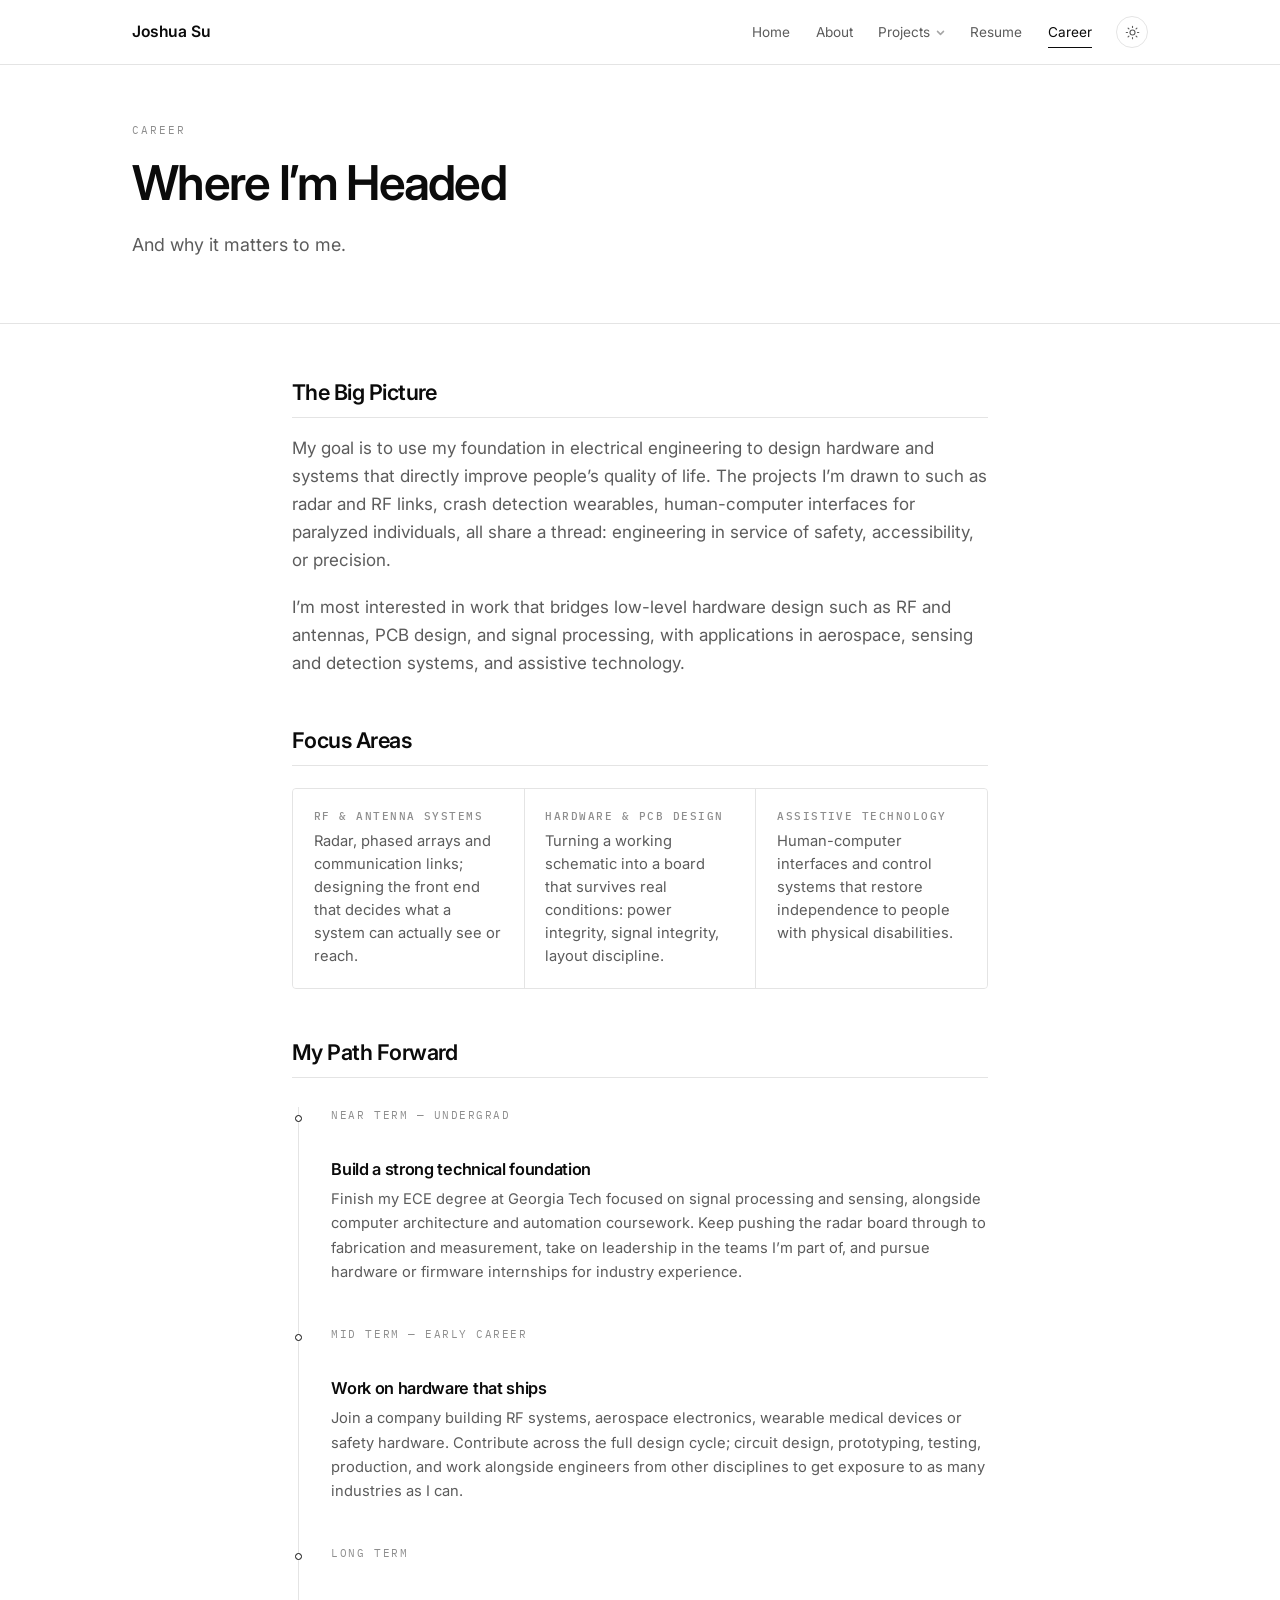
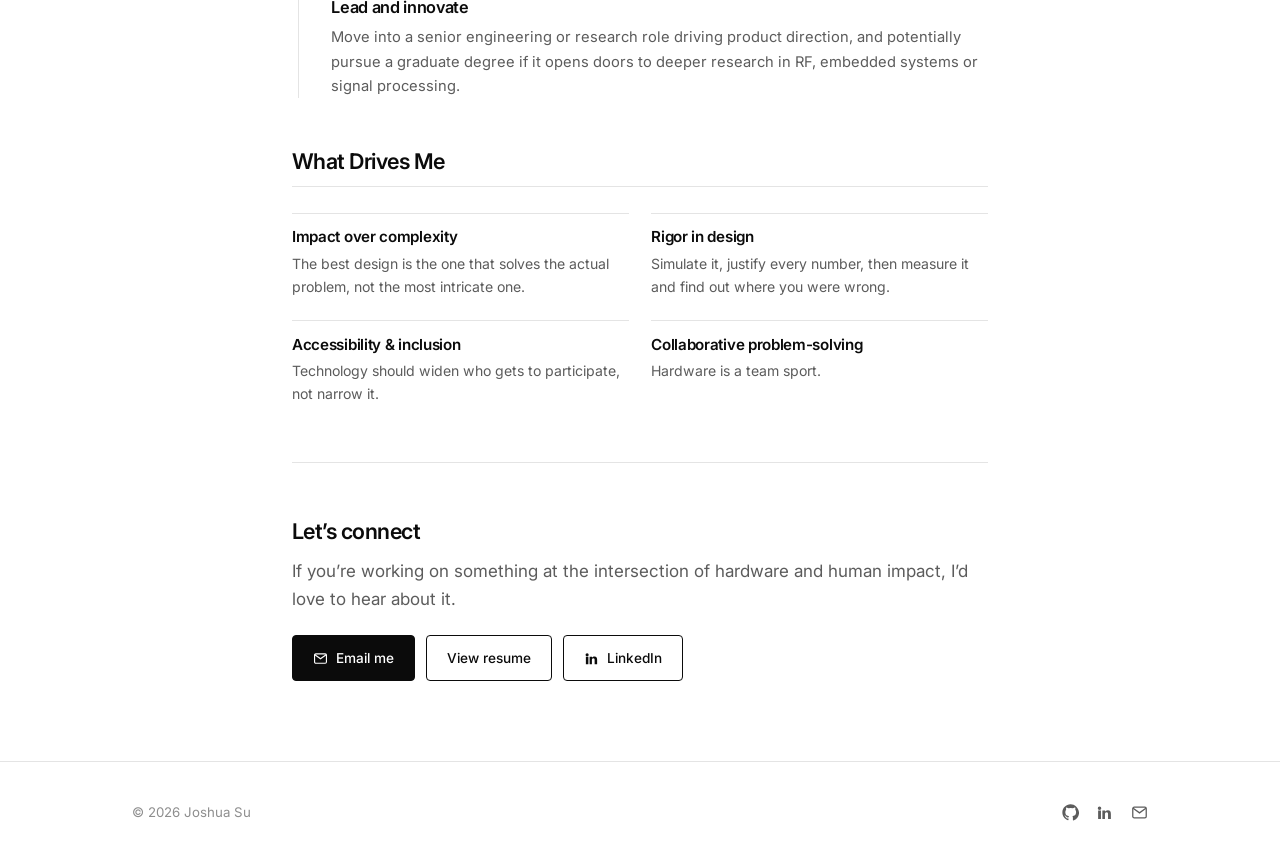
<file: career.html>
<!DOCTYPE html>
<html lang="en">
<head>
<meta charset="utf-8" />
<meta name="viewport" content="width=device-width, initial-scale=1" />
<title>Career Goals — Joshua Su</title>
<meta name="description" content="Where I'm headed: RF and hardware design for systems that improve safety, accessibility and precision." />
<meta name="author" content="Joshua Su" />
<meta property="og:title" content="Career Goals — Joshua Su" />
<meta property="og:description" content="Where I'm headed: RF and hardware design for systems that improve safety, accessibility and precision." />
<meta property="og:type" content="website" />
<link rel="preconnect" href="https://fonts.googleapis.com" />
<link rel="preconnect" href="https://fonts.gstatic.com" crossorigin />
<link href="https://fonts.googleapis.com/css2?family=Inter:wght@400;500;600&family=IBM+Plex+Mono:wght@400;500&display=swap" rel="stylesheet" />
<link rel="stylesheet" href="assets/css/site.css" />
<script src="assets/js/site.js"></script>
</head>
<body>
<header class="site-header">
  <div class="wrap">
    <a class="brand" href="index.html">Joshua&nbsp;Su</a>
    <button class="menu-btn" aria-label="Toggle menu">Menu</button>
    <nav class="nav">
      <a href="index.html">Home</a>
      <a href="introduction.html">About</a>
      <div class="nav-drop">
        <button>Projects <svg viewBox="0 0 12 12" fill="none" stroke="currentColor" stroke-width="2" stroke-linecap="round" stroke-linejoin="round"><path d="M2 4.5 6 8.5 10 4.5"/></svg></button>
        <div class="nav-drop-menu">
          <a href="projects.html">All Projects</a>
          <a href="radar.html">Phased Array RADAR</a>
          <a href="sensor-interface.html">Sensor Interface PCB</a>
          <a href="eog.html">EOG Eye Tracking</a>
          <a href="crash-detection.html">Crash Detection Device</a>
          <a href="pll.html">PLL Feedback Divider</a>
        </div>
      </div>
      <a href="resume.html">Resume</a>
      <a href="career.html" class="active">Career</a>
    </nav>
    <button class="theme-toggle" aria-label="Toggle colour theme"><svg class="icon-sun" viewBox="0 0 24 24" fill="none" stroke="currentColor" stroke-width="1.8" stroke-linecap="round"><circle cx="12" cy="12" r="4"/><path d="M12 2v2M12 20v2M4.9 4.9l1.4 1.4M17.7 17.7l1.4 1.4M2 12h2M20 12h2M4.9 19.1l1.4-1.4M17.7 6.3l1.4-1.4"/></svg><svg class="icon-moon" viewBox="0 0 24 24" fill="none" stroke="currentColor" stroke-width="1.8" stroke-linecap="round" stroke-linejoin="round"><path d="M21 12.8A9 9 0 1 1 11.2 3a7 7 0 0 0 9.8 9.8z"/></svg></button>
  </div>
</header>


<div class="page-head">
  <div class="wrap">
    <span class="eyebrow">Career</span>
    <h1>Where I&rsquo;m Headed</h1>
    <p class="lede">And why it matters to me.</p>
  </div>
</div>

<div class="article">
  <div class="wrap wrap-narrow">

    <h2>The Big Picture</h2>
    <p>
      My goal is to use my foundation in electrical engineering to design hardware and systems that directly improve
      people&rsquo;s quality of life. The projects I&rsquo;m drawn to such as radar and RF links, crash detection wearables,
      human-computer interfaces for paralyzed individuals, all share a thread: engineering in service of safety,
      accessibility, or precision.
    </p>
    <p>
      I&rsquo;m most interested in work that bridges low-level hardware design such as RF and antennas, PCB design, and signal processing, with applications in aerospace, sensing and detection systems, and assistive technology.
    </p>

    <h2>Focus Areas</h2>
    <div class="fact-grid" style="margin-top:1.4rem">
      <div class="fact">
        <h4>RF &amp; Antenna Systems</h4>
        <p>Radar, phased arrays and communication links; designing the front end that decides what a system can actually see or reach.</p>
      </div>
      <div class="fact">
        <h4>Hardware &amp; PCB Design</h4>
        <p>Turning a working schematic into a board that survives real conditions: power integrity, signal integrity, layout discipline.</p>
      </div>
      <div class="fact">
        <h4>Assistive Technology</h4>
        <p>Human-computer interfaces and control systems that restore independence to people with physical disabilities.</p>
      </div>
    </div>

    <h2>My Path Forward</h2>
    <div class="road" style="margin-top:1.8rem">
      <div class="road-step">
        <div class="road-when">Near term &mdash; Undergrad</div>
        <h3>Build a strong technical foundation</h3>
        <p>
          Finish my ECE degree at Georgia Tech focused on signal processing and sensing, alongside computer architecture and
          automation coursework. Keep pushing the radar board through to fabrication and measurement, take on leadership in
          the teams I&rsquo;m part of, and pursue hardware or firmware internships for industry experience.
        </p>
      </div>
      <div class="road-step">
        <div class="road-when">Mid term &mdash; Early career</div>
        <h3>Work on hardware that ships</h3>
        <p>
          Join a company building RF systems, aerospace electronics, wearable medical devices or safety hardware. Contribute
          across the full design cycle; circuit design, prototyping, testing, production, and work alongside
          engineers from other disciplines to get exposure to as many industries as I can.
        </p>
      </div>
      <div class="road-step">
        <div class="road-when">Long term</div>
        <h3>Lead and innovate</h3>
        <p>
          Move into a senior engineering or research role driving product direction, and potentially pursue a graduate degree
          if it opens doors to deeper research in RF, embedded systems or signal processing.
        </p>
      </div>
    </div>

    <h2>What Drives Me</h2>
    <div class="value-list" style="margin-top:1.6rem">
      <div><h4>Impact over complexity</h4><p>The best design is the one that solves the actual problem, not the most intricate one.</p></div>
      <div><h4>Rigor in design</h4><p>Simulate it, justify every number, then measure it and find out where you were wrong.</p></div>
      <div><h4>Accessibility &amp; inclusion</h4><p>Technology should widen who gets to participate, not narrow it.</p></div>
      <div><h4>Collaborative problem-solving</h4><p>Hardware is a team sport.</p></div>
    </div>

    <hr />

    <h2 style="border:0;padding:0;margin-bottom:0.8rem">Let&rsquo;s connect</h2>
    <p class="muted">If you&rsquo;re working on something at the intersection of hardware and human impact, I&rsquo;d love to hear about it.</p>
    <div class="btn-row" style="margin-top:1.4rem">
      <a class="btn btn-primary" href="mailto:joshua.su@gatech.edu"><svg viewBox="0 0 24 24" fill="none" stroke="currentColor" stroke-width="1.8"><rect x="2.5" y="4.5" width="19" height="15" rx="2"/><path d="m3 6 9 6.5L21 6"/></svg> Email me</a>
      <a class="btn" href="resume.html">View resume</a>
      <a class="btn" href="https://www.linkedin.com/in/joshua-su-b7b88a281/" target="_blank" rel="noopener"><svg viewBox="0 0 24 24" fill="currentColor"><path d="M4.98 3.5a2.5 2.5 0 1 1 0 5 2.5 2.5 0 0 1 0-5zM3 9h4v12H3zM9 9h3.8v1.7h.05c.53-1 1.83-2.05 3.76-2.05C20.3 8.65 21 11 21 14.1V21h-4v-6.1c0-1.45-.03-3.32-2.02-3.32-2.03 0-2.34 1.58-2.34 3.21V21H9z"/></svg> LinkedIn</a>
    </div>

  </div>
</div>
<footer class="site-footer">
  <div class="wrap">
    <div>&copy; 2026 Joshua Su</div>
    <div class="social">
      <a href="https://github.com/JoshuaSU7" target="_blank" rel="noopener" aria-label="GitHub"><svg viewBox="0 0 24 24" fill="currentColor"><path d="M12 .5C5.7.5.5 5.7.5 12c0 5.1 3.3 9.4 7.9 10.9.6.1.8-.2.8-.6v-2c-3.2.7-3.9-1.5-3.9-1.5-.5-1.3-1.3-1.7-1.3-1.7-1-.7.1-.7.1-.7 1.2.1 1.8 1.2 1.8 1.2 1 1.8 2.7 1.3 3.4 1 .1-.8.4-1.3.7-1.6-2.6-.3-5.3-1.3-5.3-5.8 0-1.3.5-2.3 1.2-3.2-.1-.3-.5-1.5.1-3.1 0 0 1-.3 3.3 1.2a11.4 11.4 0 0 1 6 0C17.6 4.6 18.6 5 18.6 5c.6 1.6.2 2.8.1 3.1.8.8 1.2 1.9 1.2 3.2 0 4.5-2.7 5.5-5.3 5.8.4.4.8 1.1.8 2.2v3.3c0 .3.2.7.8.6 4.6-1.5 7.9-5.8 7.9-10.9C23.5 5.7 18.3.5 12 .5z"/></svg></a>
      <a href="https://www.linkedin.com/in/joshua-su-b7b88a281/" target="_blank" rel="noopener" aria-label="LinkedIn"><svg viewBox="0 0 24 24" fill="currentColor"><path d="M4.98 3.5a2.5 2.5 0 1 1 0 5 2.5 2.5 0 0 1 0-5zM3 9h4v12H3zM9 9h3.8v1.7h.05c.53-1 1.83-2.05 3.76-2.05C20.3 8.65 21 11 21 14.1V21h-4v-6.1c0-1.45-.03-3.32-2.02-3.32-2.03 0-2.34 1.58-2.34 3.21V21H9z"/></svg></a>
      <a href="mailto:joshua.su@gatech.edu" aria-label="Email"><svg viewBox="0 0 24 24" fill="none" stroke="currentColor" stroke-width="1.8"><rect x="2.5" y="4.5" width="19" height="15" rx="2"/><path d="m3 6 9 6.5L21 6"/></svg></a>
    </div>
  </div>
</footer>
</body>
</html>
</file>
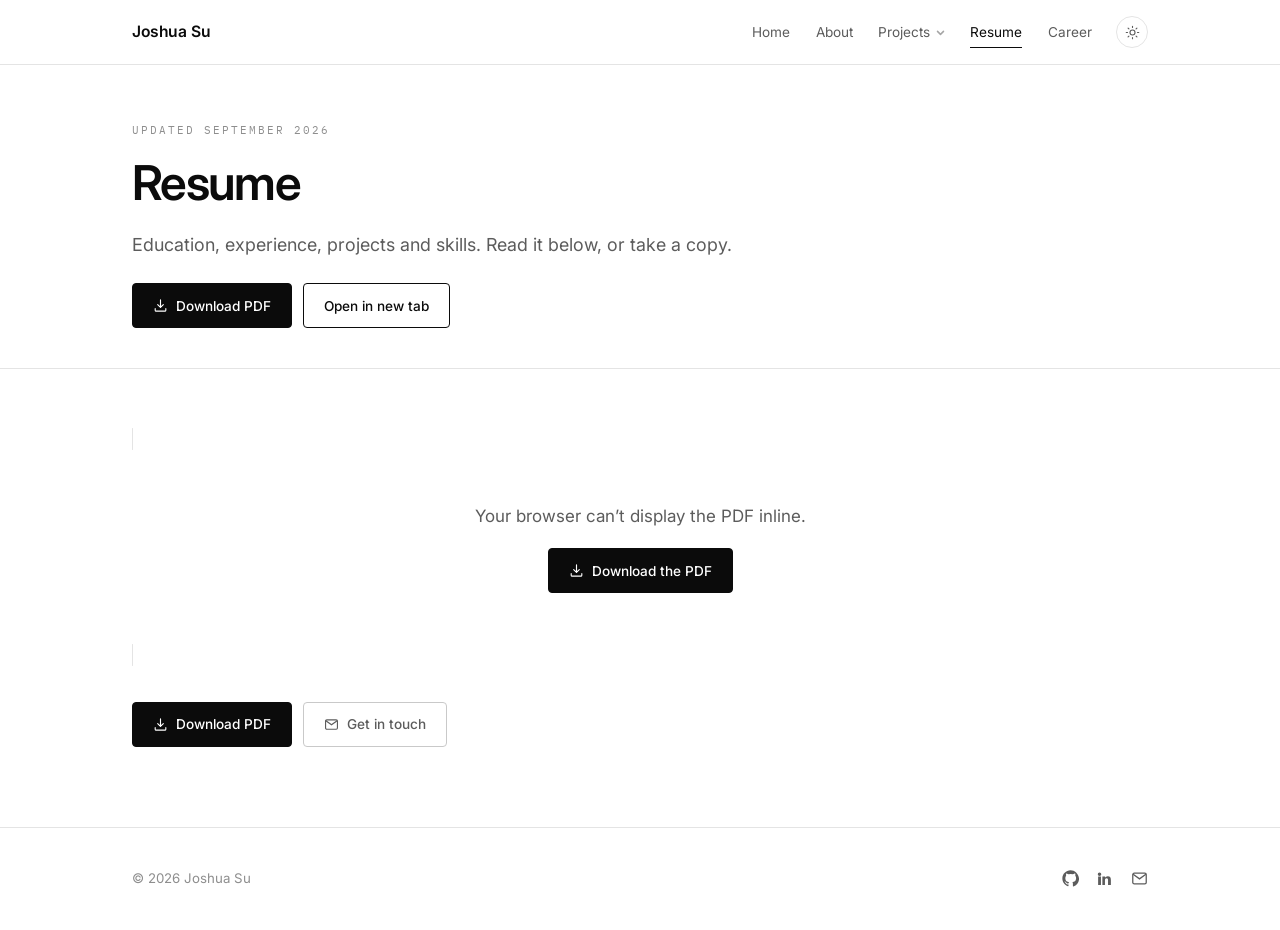
<file: resume.html>
<!DOCTYPE html>
<html lang="en">
<head>
<meta charset="utf-8" />
<meta name="viewport" content="width=device-width, initial-scale=1" />
<title>Resume — Joshua Su</title>
<meta name="description" content="Resume of Joshua Su: electrical engineering student at Georgia Tech specializing in RF, antenna and PCB design." />
<meta name="author" content="Joshua Su" />
<meta property="og:title" content="Resume — Joshua Su" />
<meta property="og:description" content="Resume of Joshua Su: electrical engineering student at Georgia Tech specializing in RF, antenna and PCB design." />
<meta property="og:type" content="website" />
<link rel="preconnect" href="https://fonts.googleapis.com" />
<link rel="preconnect" href="https://fonts.gstatic.com" crossorigin />
<link href="https://fonts.googleapis.com/css2?family=Inter:wght@400;500;600&family=IBM+Plex+Mono:wght@400;500&display=swap" rel="stylesheet" />
<link rel="stylesheet" href="assets/css/site.css" />
<script src="assets/js/site.js"></script>
</head>
<body>
<header class="site-header">
  <div class="wrap">
    <a class="brand" href="index.html">Joshua&nbsp;Su</a>
    <button class="menu-btn" aria-label="Toggle menu">Menu</button>
    <nav class="nav">
      <a href="index.html">Home</a>
      <a href="introduction.html">About</a>
      <div class="nav-drop">
        <button>Projects <svg viewBox="0 0 12 12" fill="none" stroke="currentColor" stroke-width="2" stroke-linecap="round" stroke-linejoin="round"><path d="M2 4.5 6 8.5 10 4.5"/></svg></button>
        <div class="nav-drop-menu">
          <a href="projects.html">All Projects</a>
          <a href="radar.html">Phased Array RADAR</a>
          <a href="sensor-interface.html">Sensor Interface PCB</a>
          <a href="eog.html">EOG Eye Tracking</a>
          <a href="crash-detection.html">Crash Detection Device</a>
          <a href="pll.html">PLL Feedback Divider</a>
        </div>
      </div>
      <a href="resume.html" class="active">Resume</a>
      <a href="career.html">Career</a>
    </nav>
    <button class="theme-toggle" aria-label="Toggle colour theme"><svg class="icon-sun" viewBox="0 0 24 24" fill="none" stroke="currentColor" stroke-width="1.8" stroke-linecap="round"><circle cx="12" cy="12" r="4"/><path d="M12 2v2M12 20v2M4.9 4.9l1.4 1.4M17.7 17.7l1.4 1.4M2 12h2M20 12h2M4.9 19.1l1.4-1.4M17.7 6.3l1.4-1.4"/></svg><svg class="icon-moon" viewBox="0 0 24 24" fill="none" stroke="currentColor" stroke-width="1.8" stroke-linecap="round" stroke-linejoin="round"><path d="M21 12.8A9 9 0 1 1 11.2 3a7 7 0 0 0 9.8 9.8z"/></svg></button>
  </div>
</header>


<div class="page-head">
  <div class="wrap">
    <span class="eyebrow">Updated September 2026</span>
    <h1>Resume</h1>
    <p class="lede">Education, experience, projects and skills. Read it below, or take a copy.</p>
    <div class="btn-row">
      <a class="btn btn-primary" href="Joshua_Su_Resume.pdf" download><svg viewBox="0 0 24 24" fill="none" stroke="currentColor" stroke-width="1.8" stroke-linecap="round" stroke-linejoin="round"><path d="M12 3v12m0 0 4.5-4.5M12 15l-4.5-4.5M3.5 17v2.5A1.5 1.5 0 0 0 5 21h14a1.5 1.5 0 0 0 1.5-1.5V17"/></svg> Download PDF</a>
      <a class="btn" href="Joshua_Su_Resume.pdf" target="_blank" rel="noopener">Open in new tab</a>
    </div>
  </div>
</div>

<div class="article">
  <div class="wrap">

    <object class="pdf-frame" data="Joshua_Su_Resume.pdf" type="application/pdf">
      <div class="pdf-fallback">
        <p>Your browser can&rsquo;t display the PDF inline.</p>
        <div class="btn-row" style="justify-content:center">
          <a class="btn btn-primary" href="Joshua_Su_Resume.pdf" download><svg viewBox="0 0 24 24" fill="none" stroke="currentColor" stroke-width="1.8" stroke-linecap="round" stroke-linejoin="round"><path d="M12 3v12m0 0 4.5-4.5M12 15l-4.5-4.5M3.5 17v2.5A1.5 1.5 0 0 0 5 21h14a1.5 1.5 0 0 0 1.5-1.5V17"/></svg> Download the PDF</a>
        </div>
      </div>
    </object>

    <div class="btn-row" style="margin-top:2rem">
      <a class="btn btn-primary" href="Joshua_Su_Resume.pdf" download><svg viewBox="0 0 24 24" fill="none" stroke="currentColor" stroke-width="1.8" stroke-linecap="round" stroke-linejoin="round"><path d="M12 3v12m0 0 4.5-4.5M12 15l-4.5-4.5M3.5 17v2.5A1.5 1.5 0 0 0 5 21h14a1.5 1.5 0 0 0 1.5-1.5V17"/></svg> Download PDF</a>
      <a class="btn btn-quiet" href="mailto:joshua.su@gatech.edu"><svg viewBox="0 0 24 24" fill="none" stroke="currentColor" stroke-width="1.8"><rect x="2.5" y="4.5" width="19" height="15" rx="2"/><path d="m3 6 9 6.5L21 6"/></svg> Get in touch</a>
    </div>

  </div>
</div>
<footer class="site-footer">
  <div class="wrap">
    <div>&copy; 2026 Joshua Su</div>
    <div class="social">
      <a href="https://github.com/JoshuaSU7" target="_blank" rel="noopener" aria-label="GitHub"><svg viewBox="0 0 24 24" fill="currentColor"><path d="M12 .5C5.7.5.5 5.7.5 12c0 5.1 3.3 9.4 7.9 10.9.6.1.8-.2.8-.6v-2c-3.2.7-3.9-1.5-3.9-1.5-.5-1.3-1.3-1.7-1.3-1.7-1-.7.1-.7.1-.7 1.2.1 1.8 1.2 1.8 1.2 1 1.8 2.7 1.3 3.4 1 .1-.8.4-1.3.7-1.6-2.6-.3-5.3-1.3-5.3-5.8 0-1.3.5-2.3 1.2-3.2-.1-.3-.5-1.5.1-3.1 0 0 1-.3 3.3 1.2a11.4 11.4 0 0 1 6 0C17.6 4.6 18.6 5 18.6 5c.6 1.6.2 2.8.1 3.1.8.8 1.2 1.9 1.2 3.2 0 4.5-2.7 5.5-5.3 5.8.4.4.8 1.1.8 2.2v3.3c0 .3.2.7.8.6 4.6-1.5 7.9-5.8 7.9-10.9C23.5 5.7 18.3.5 12 .5z"/></svg></a>
      <a href="https://www.linkedin.com/in/joshua-su-b7b88a281/" target="_blank" rel="noopener" aria-label="LinkedIn"><svg viewBox="0 0 24 24" fill="currentColor"><path d="M4.98 3.5a2.5 2.5 0 1 1 0 5 2.5 2.5 0 0 1 0-5zM3 9h4v12H3zM9 9h3.8v1.7h.05c.53-1 1.83-2.05 3.76-2.05C20.3 8.65 21 11 21 14.1V21h-4v-6.1c0-1.45-.03-3.32-2.02-3.32-2.03 0-2.34 1.58-2.34 3.21V21H9z"/></svg></a>
      <a href="mailto:joshua.su@gatech.edu" aria-label="Email"><svg viewBox="0 0 24 24" fill="none" stroke="currentColor" stroke-width="1.8"><rect x="2.5" y="4.5" width="19" height="15" rx="2"/><path d="m3 6 9 6.5L21 6"/></svg></a>
    </div>
  </div>
</footer>
</body>
</html>
</file>
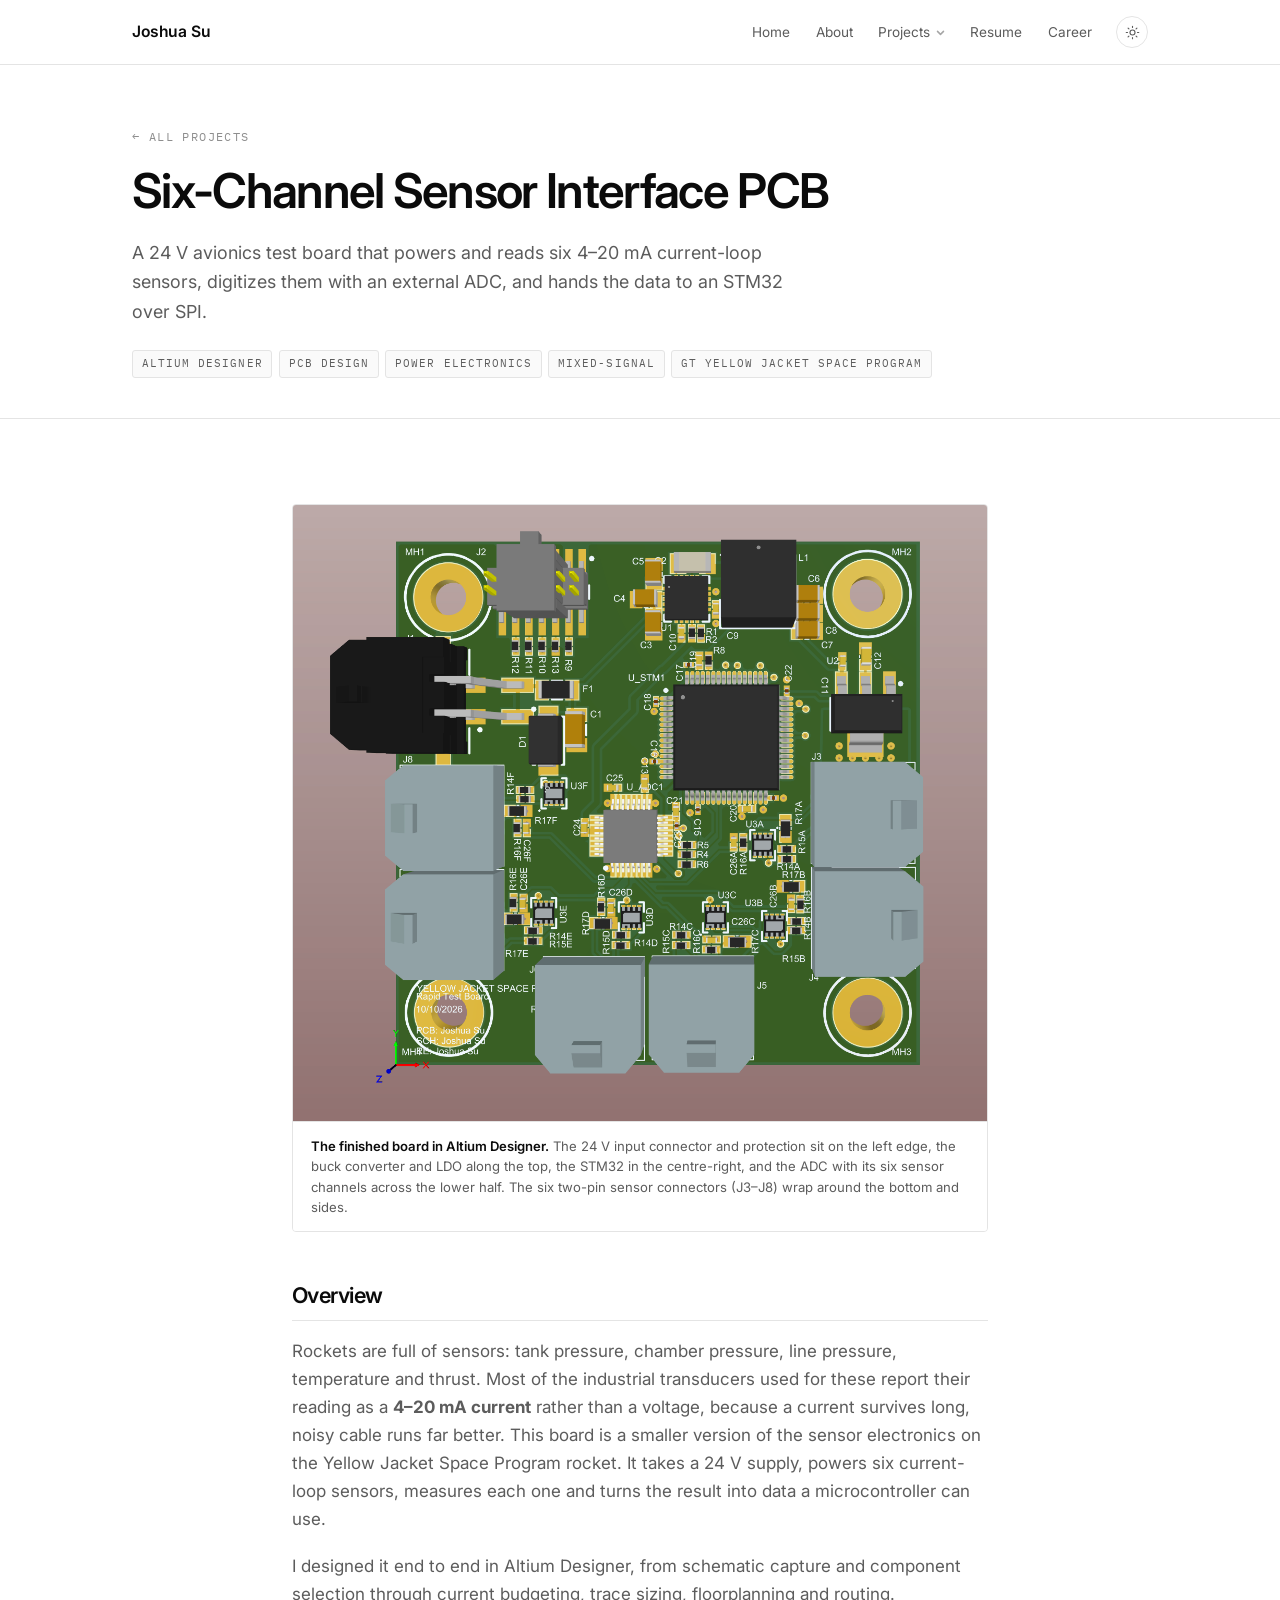
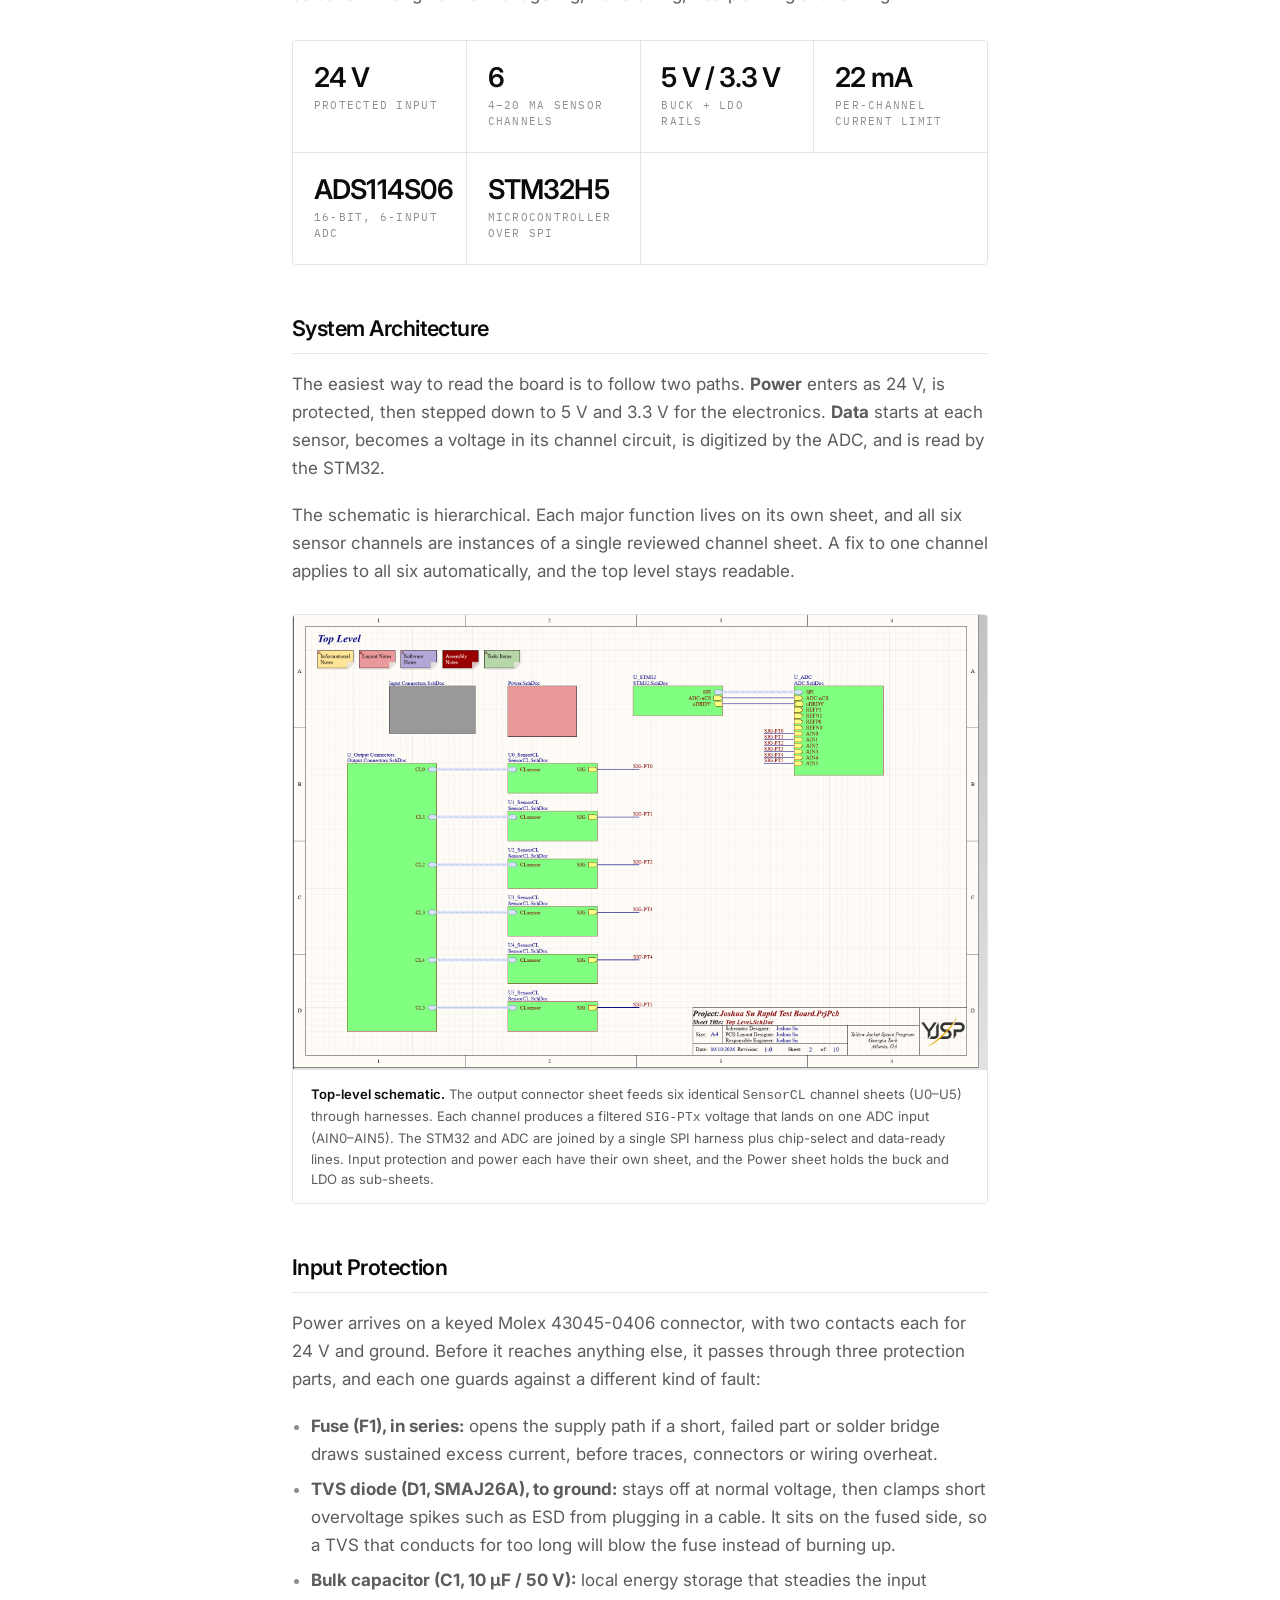
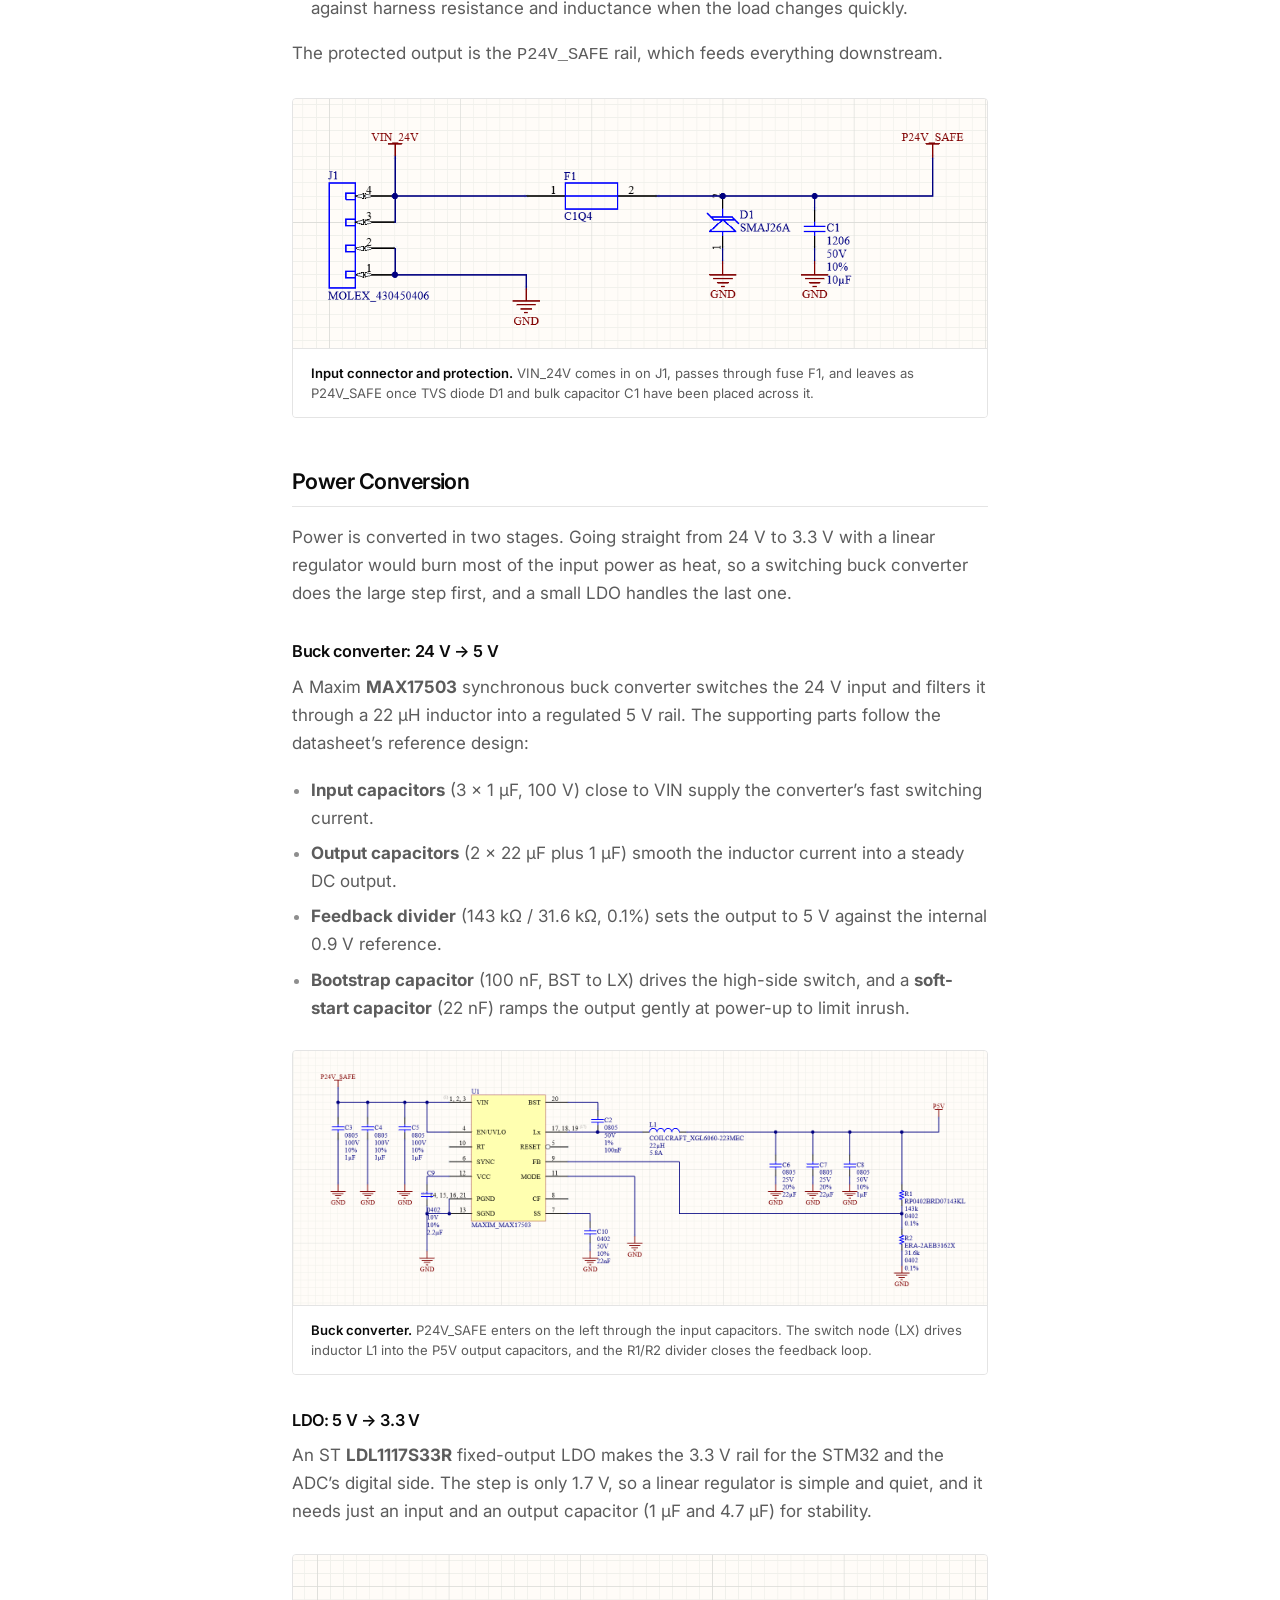
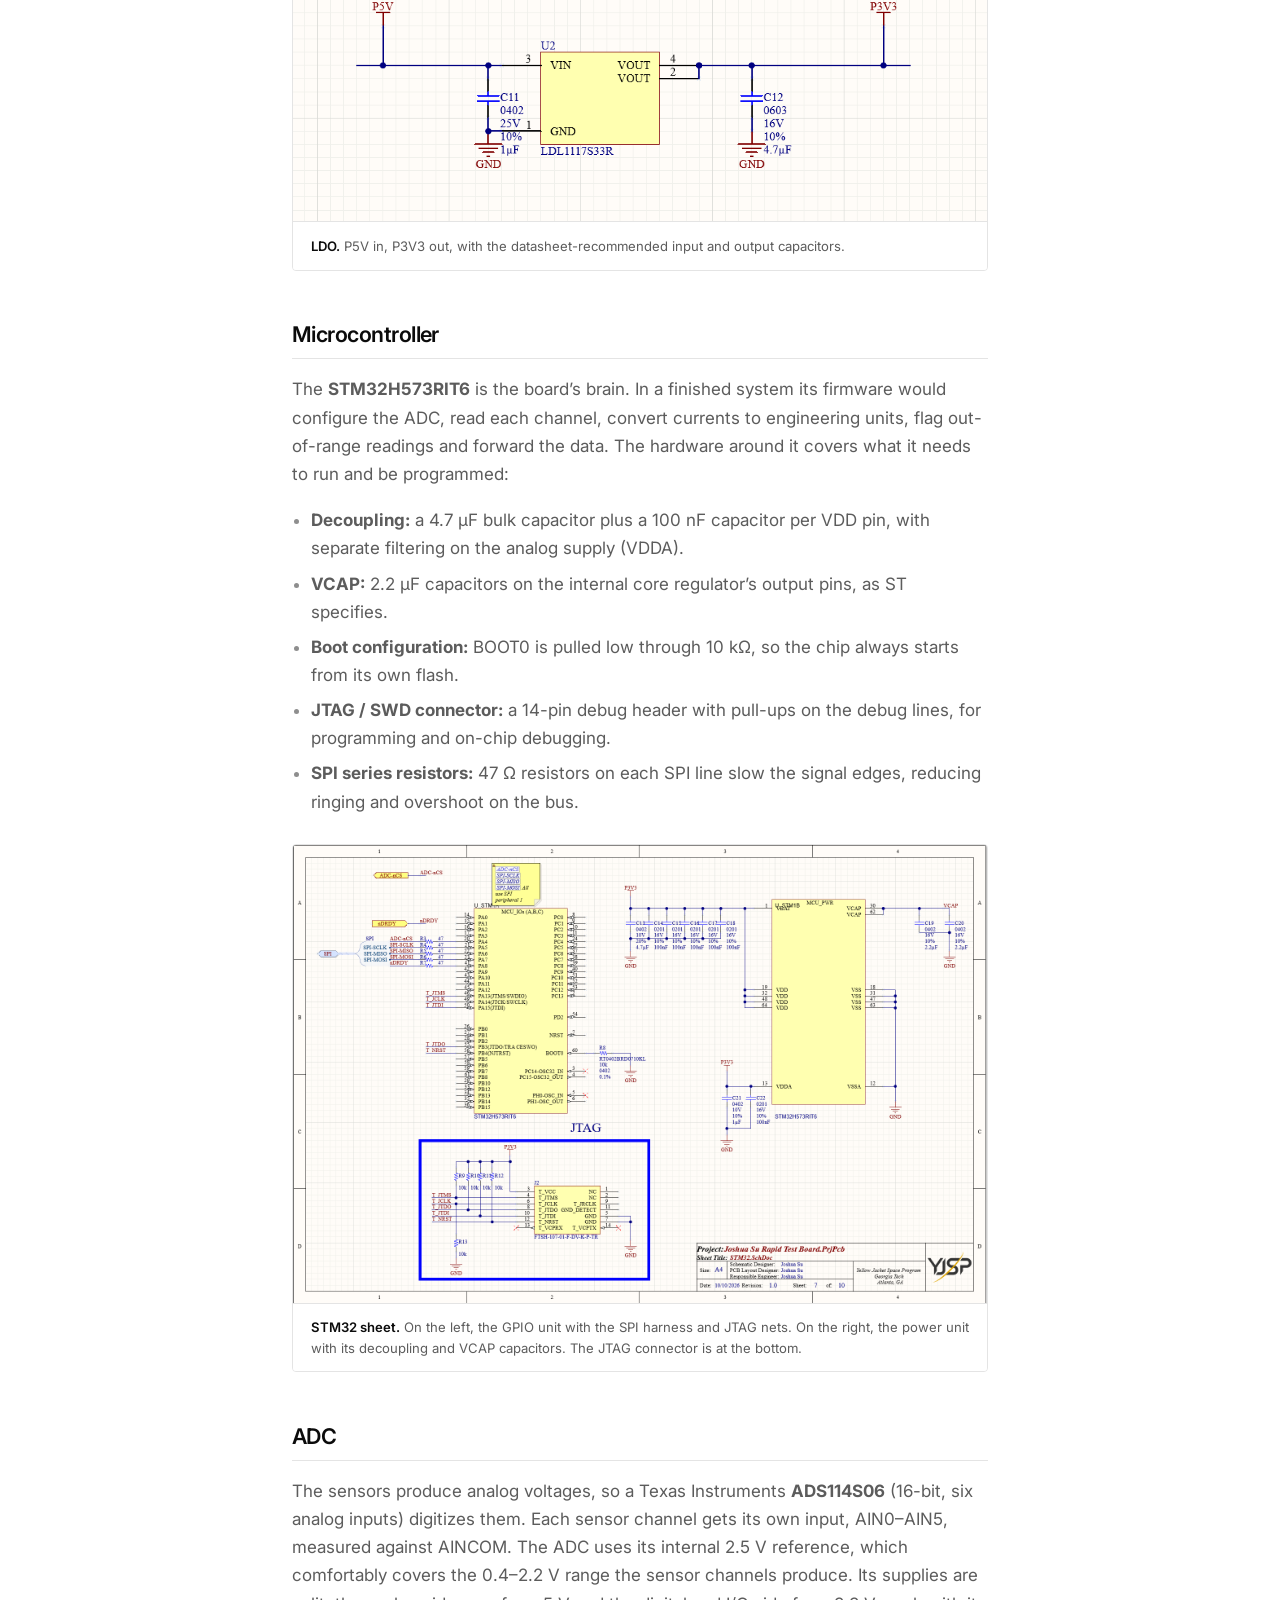
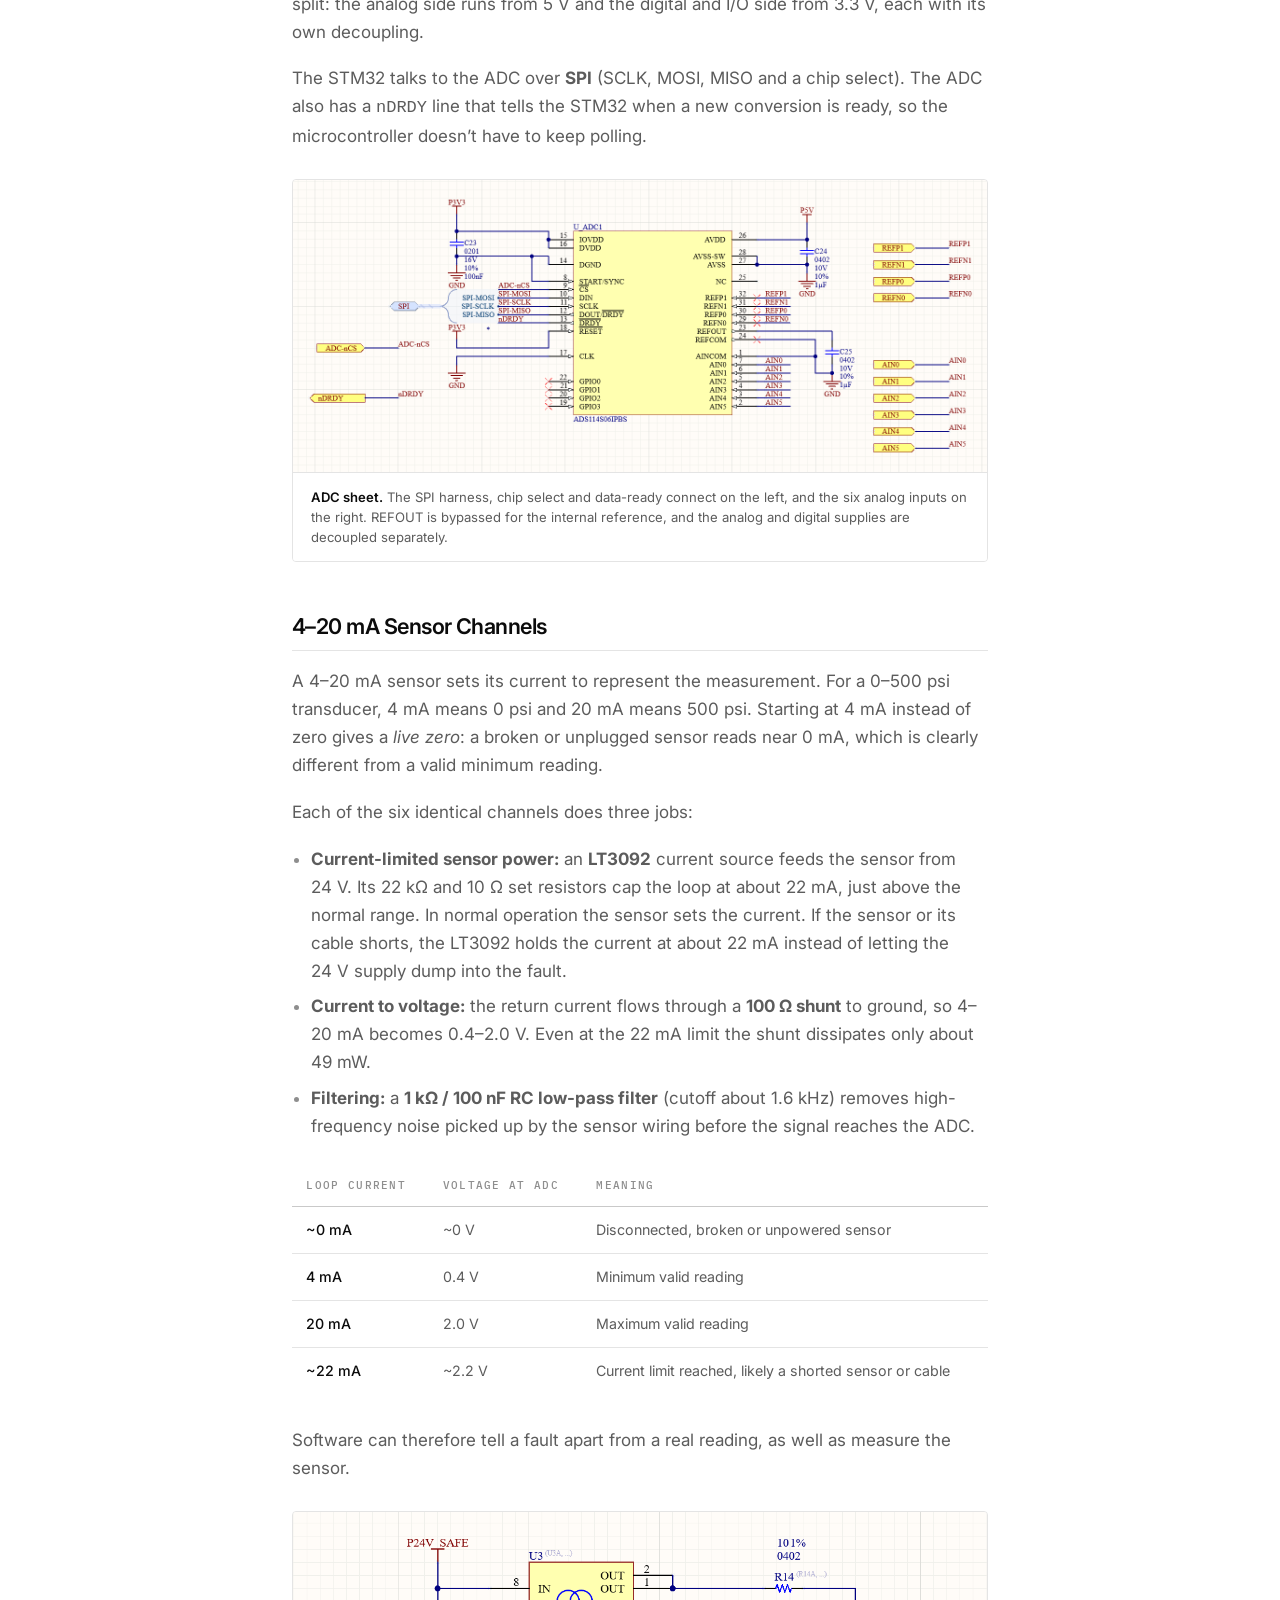
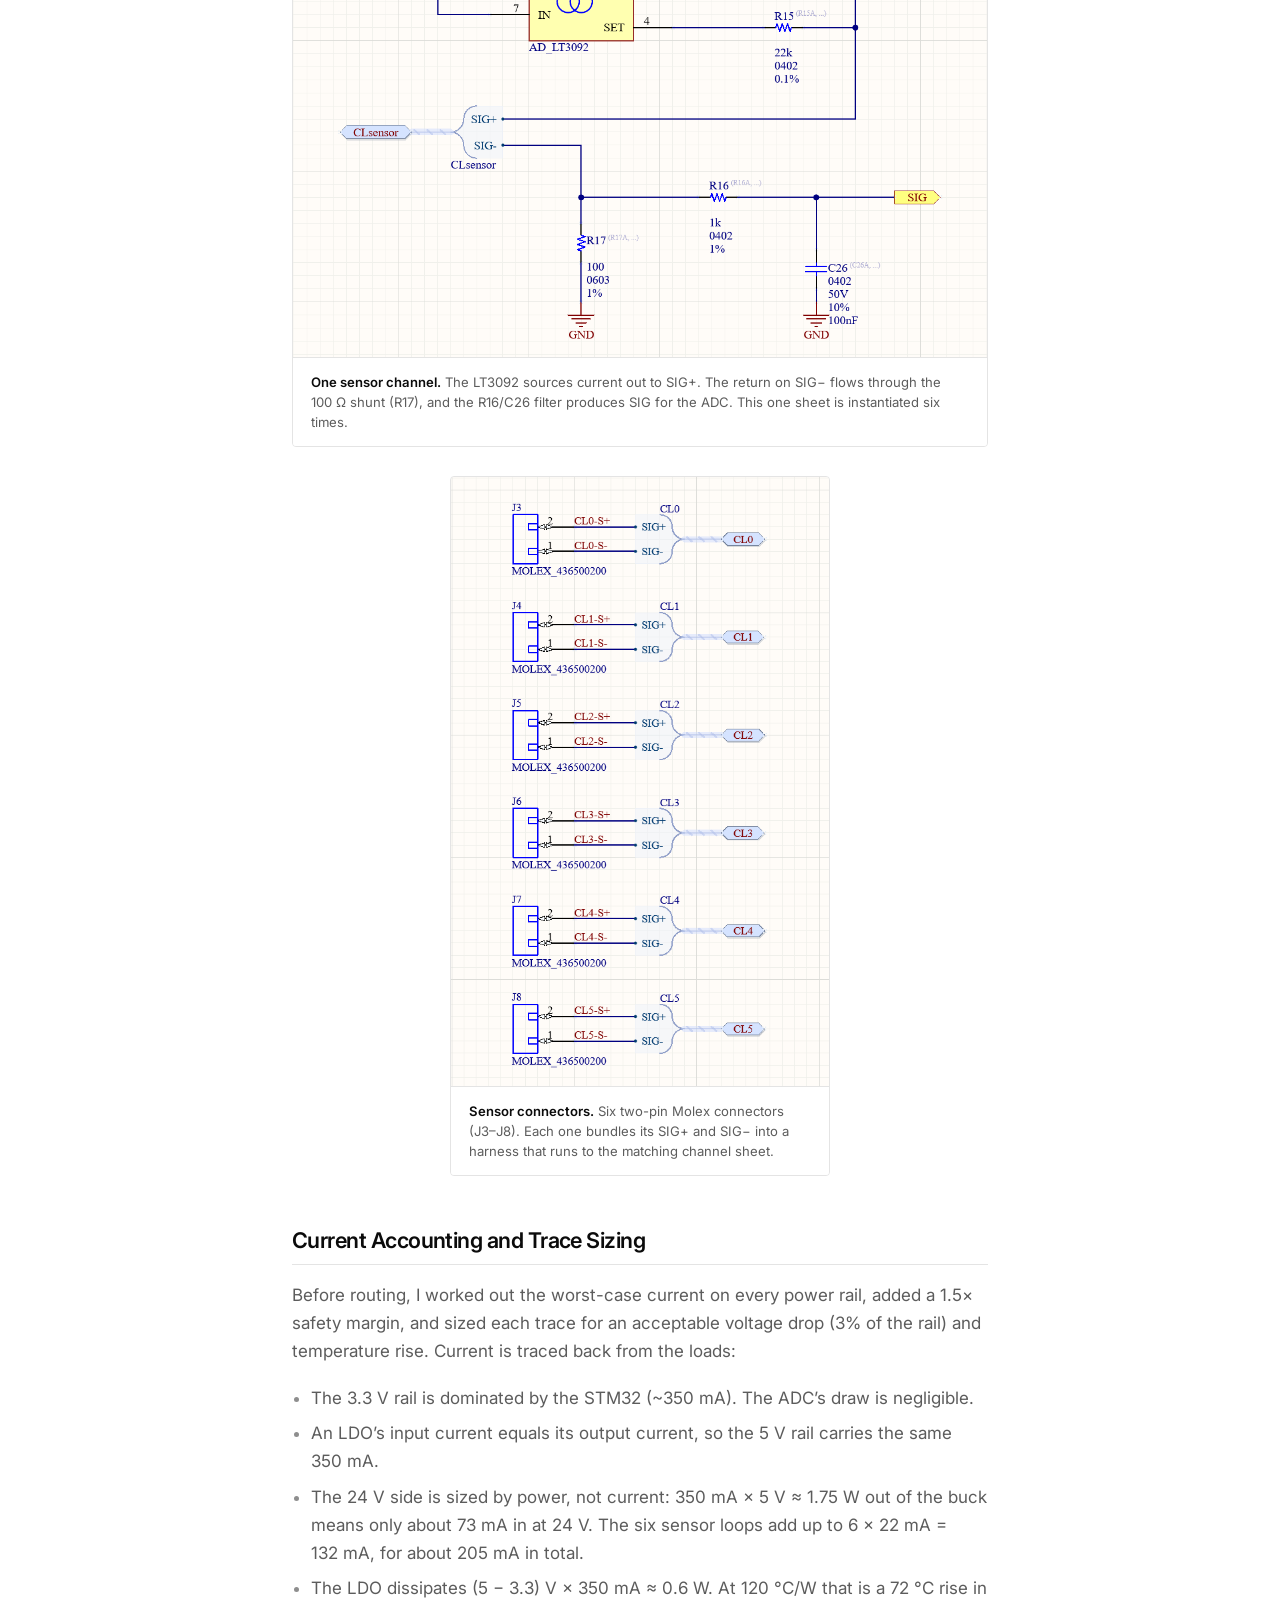
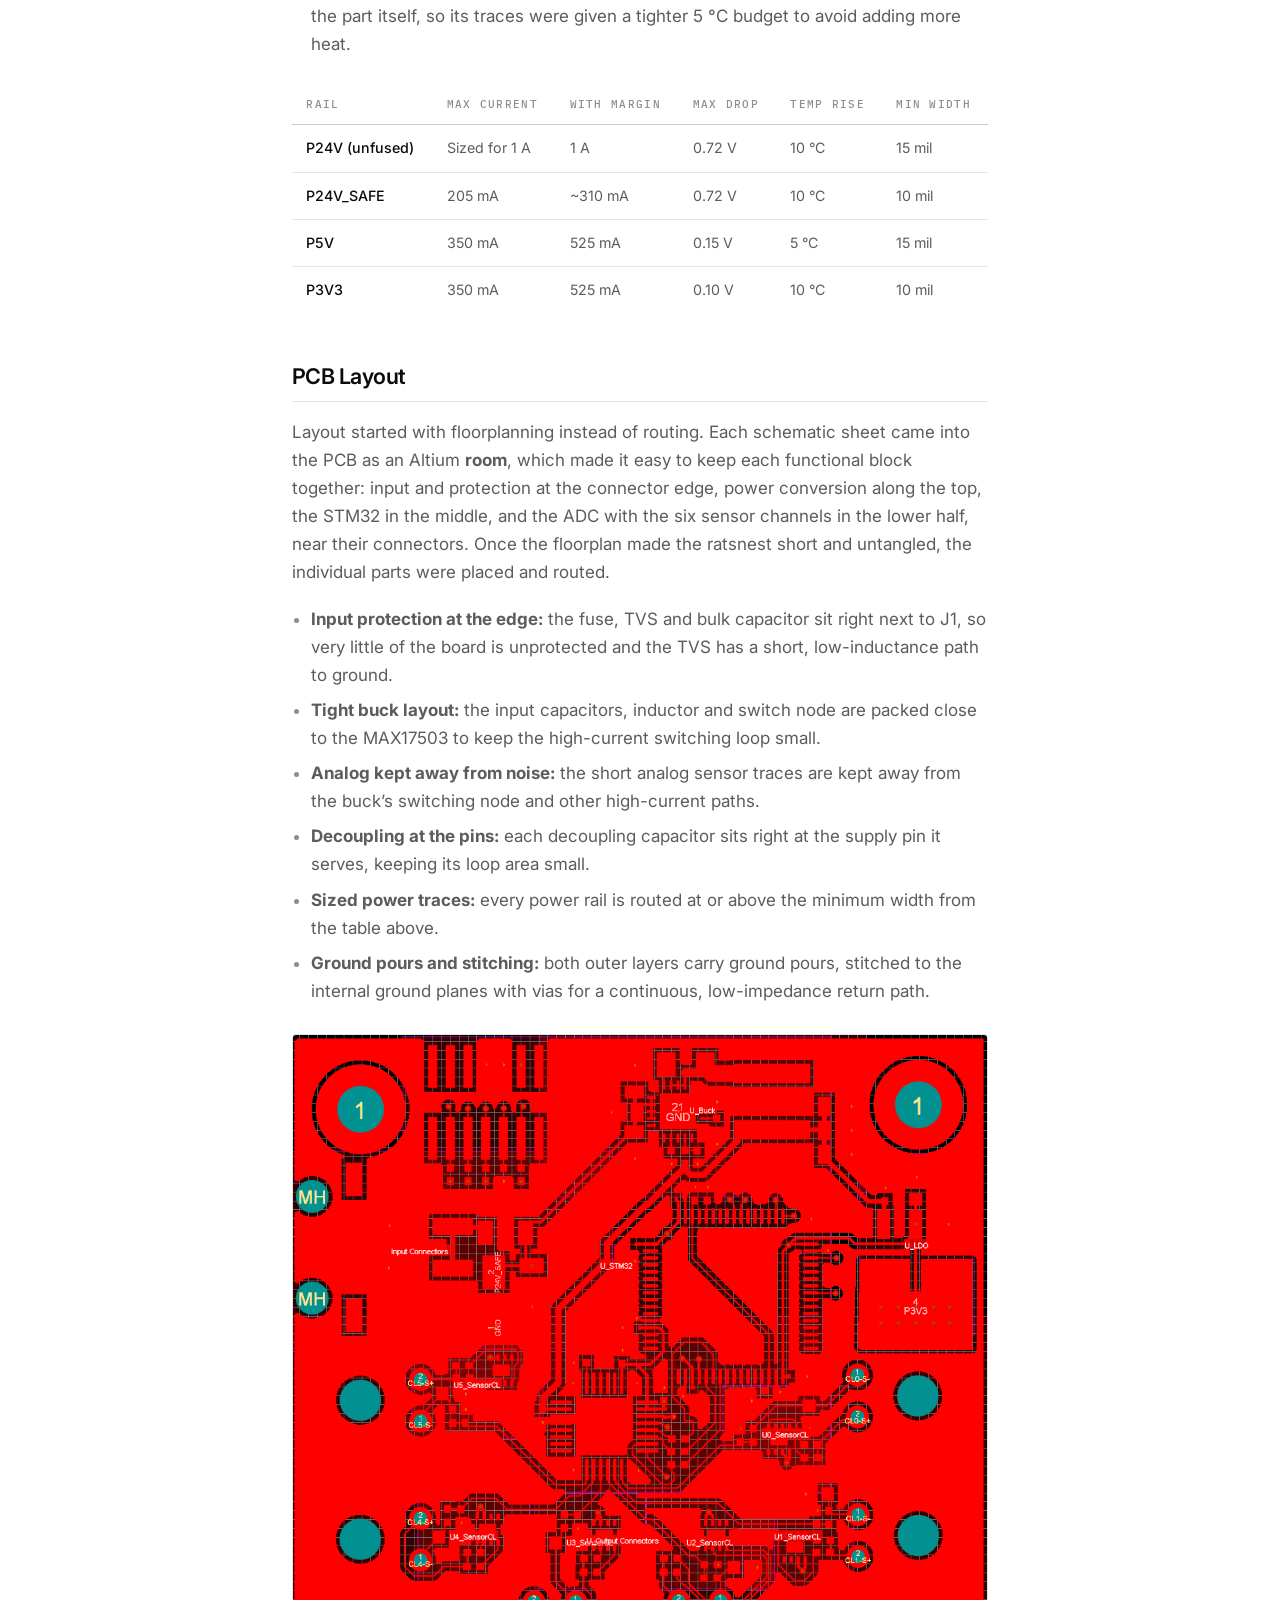
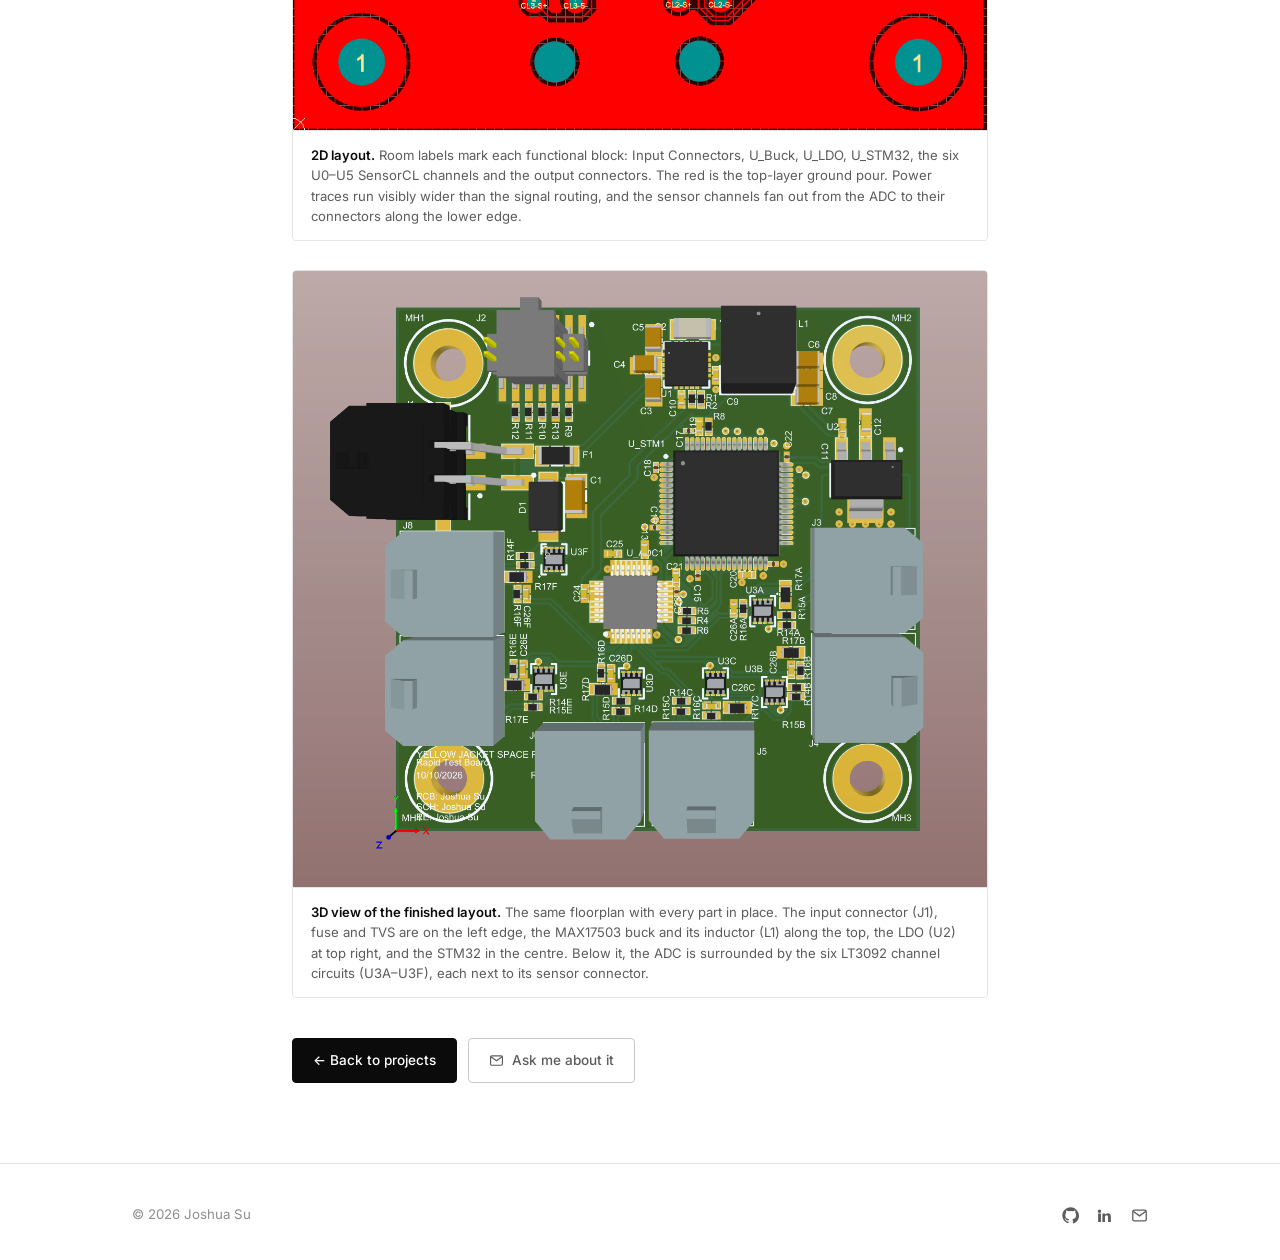
<file: sensor-interface.html>
<!DOCTYPE html>
<html lang="en">
<head>
<meta charset="utf-8" />
<meta name="viewport" content="width=device-width, initial-scale=1" />
<title>Six-Channel Sensor Interface PCB — Joshua Su</title>
<meta name="description" content="A 24 V avionics test board that powers and reads six 4–20 mA current-loop sensors, digitizes them with an external ADC, and hands the data to an STM32 over SPI." />
<meta name="author" content="Joshua Su" />
<meta property="og:title" content="Six-Channel Sensor Interface PCB — Joshua Su" />
<meta property="og:description" content="A 24 V avionics test board that powers and reads six 4–20 mA current-loop sensors, digitizes them with an external ADC, and hands the data to an STM32 over SPI." />
<meta property="og:type" content="website" />
<link rel="preconnect" href="https://fonts.googleapis.com" />
<link rel="preconnect" href="https://fonts.gstatic.com" crossorigin />
<link href="https://fonts.googleapis.com/css2?family=Inter:wght@400;500;600&family=IBM+Plex+Mono:wght@400;500&display=swap" rel="stylesheet" />
<link rel="stylesheet" href="assets/css/site.css" />
<script src="assets/js/site.js"></script>
</head>
<body>
<header class="site-header">
  <div class="wrap">
    <a class="brand" href="index.html">Joshua&nbsp;Su</a>
    <button class="menu-btn" aria-label="Toggle menu">Menu</button>
    <nav class="nav">
      <a href="index.html">Home</a>
      <a href="introduction.html">About</a>
      <div class="nav-drop">
        <button class="active">Projects <svg viewBox="0 0 12 12" fill="none" stroke="currentColor" stroke-width="2" stroke-linecap="round" stroke-linejoin="round"><path d="M2 4.5 6 8.5 10 4.5"/></svg></button>
        <div class="nav-drop-menu">
          <a href="projects.html">All Projects</a>
          <a href="radar.html">Phased Array RADAR</a>
          <a href="sensor-interface.html">Sensor Interface PCB</a>
          <a href="eog.html">EOG Eye Tracking</a>
          <a href="crash-detection.html">Crash Detection Device</a>
          <a href="pll.html">PLL Feedback Divider</a>
        </div>
      </div>
      <a href="resume.html">Resume</a>
      <a href="career.html">Career</a>
    </nav>
    <button class="theme-toggle" aria-label="Toggle colour theme"><svg class="icon-sun" viewBox="0 0 24 24" fill="none" stroke="currentColor" stroke-width="1.8" stroke-linecap="round"><circle cx="12" cy="12" r="4"/><path d="M12 2v2M12 20v2M4.9 4.9l1.4 1.4M17.7 17.7l1.4 1.4M2 12h2M20 12h2M4.9 19.1l1.4-1.4M17.7 6.3l1.4-1.4"/></svg><svg class="icon-moon" viewBox="0 0 24 24" fill="none" stroke="currentColor" stroke-width="1.8" stroke-linecap="round" stroke-linejoin="round"><path d="M21 12.8A9 9 0 1 1 11.2 3a7 7 0 0 0 9.8 9.8z"/></svg></button>
  </div>
</header>


<div class="page-head">
  <div class="wrap">
    <a class="backlink" href="projects.html">&larr; All projects</a>
    <h1>Six-Channel Sensor Interface PCB</h1>
    <p class="lede">A 24&nbsp;V avionics test board that powers and reads six 4&ndash;20&nbsp;mA current-loop sensors, digitizes them with an external ADC, and hands the data to an STM32 over SPI.</p>
    <div class="tags">
      <span class="tag">Altium Designer</span>
      <span class="tag">PCB Design</span>
      <span class="tag">Power Electronics</span>
      <span class="tag">Mixed-Signal</span>
      <span class="tag">GT Yellow Jacket Space Program</span>
    </div>
  </div>
</div>

<div class="article">
  <div class="wrap wrap-narrow">

    <figure class="shot">
      <img src="images/rtb/pcb-3d.png" alt="3D render of the completed sensor interface PCB in Altium Designer" />
      <figcaption><b>The finished board in Altium Designer.</b> The 24&nbsp;V input connector and protection sit on the left edge, the buck converter and LDO along the top, the STM32 in the centre-right, and the ADC with its six sensor channels across the lower half. The six two-pin sensor connectors (J3&ndash;J8) wrap around the bottom and sides.</figcaption>
    </figure>

    <h2>Overview</h2>
    <p>
      Rockets are full of sensors: tank pressure, chamber pressure, line pressure, temperature and thrust. Most of the
      industrial transducers used for these report their reading as a <b>4&ndash;20&nbsp;mA current</b> rather than a voltage,
      because a current survives long, noisy cable runs far better. This board is a smaller version of the sensor electronics on
      the Yellow Jacket Space Program rocket. It takes a 24&nbsp;V supply, powers six current-loop sensors, measures each one
      and turns the result into data a microcontroller can use.
    </p>
    <p>
      I designed it end to end in Altium Designer, from schematic capture and component selection through current
      budgeting, trace sizing, floorplanning and routing.
    </p>

    <div class="metrics">
      <div class="metric"><div class="val">24 V</div><div class="lbl">Protected input</div></div>
      <div class="metric"><div class="val">6</div><div class="lbl">4&ndash;20&nbsp;mA sensor channels</div></div>
      <div class="metric"><div class="val">5 V / 3.3 V</div><div class="lbl">Buck + LDO rails</div></div>
      <div class="metric"><div class="val">22 mA</div><div class="lbl">Per-channel current limit</div></div>
      <div class="metric"><div class="val">ADS114S06</div><div class="lbl">16-bit, 6-input ADC</div></div>
      <div class="metric"><div class="val">STM32H5</div><div class="lbl">Microcontroller over SPI</div></div>
    </div>

    <h2>System Architecture</h2>
    <p>
      The easiest way to read the board is to follow two paths. <b>Power</b> enters as 24&nbsp;V, is protected, then stepped
      down to 5&nbsp;V and 3.3&nbsp;V for the electronics. <b>Data</b> starts at each sensor, becomes a voltage in its channel
      circuit, is digitized by the ADC, and is read by the STM32.
    </p>
    <p>
      The schematic is hierarchical. Each major function lives on its own sheet, and all six sensor channels are instances of a
      single reviewed channel sheet. A fix to one channel applies to all six automatically, and the top level stays readable.
    </p>
    <figure class="shot">
      <img src="images/rtb/top-level.png" alt="Top-level hierarchical schematic showing input connectors, power, STM32, ADC, output connectors and six sensor channel sheets" loading="lazy" />
      <figcaption><b>Top-level schematic.</b> The output connector sheet feeds six identical <code>SensorCL</code> channel sheets (U0&ndash;U5) through harnesses. Each channel produces a filtered <code>SIG-PTx</code> voltage that lands on one ADC input (AIN0&ndash;AIN5). The STM32 and ADC are joined by a single SPI harness plus chip-select and data-ready lines. Input protection and power each have their own sheet, and the Power sheet holds the buck and LDO as sub-sheets.</figcaption>
    </figure>

    <h2>Input Protection</h2>
    <p>
      Power arrives on a keyed Molex 43045-0406 connector, with two contacts each for 24&nbsp;V and ground. Before it reaches
      anything else, it passes through three protection parts, and each one guards against a different kind of fault:
    </p>
    <ul>
      <li><b>Fuse (F1), in series:</b> opens the supply path if a short, failed part or solder bridge draws sustained excess current, before traces, connectors or wiring overheat.</li>
      <li><b>TVS diode (D1, SMAJ26A), to ground:</b> stays off at normal voltage, then clamps short overvoltage spikes such as ESD from plugging in a cable. It sits on the fused side, so a TVS that conducts for too long will blow the fuse instead of burning up.</li>
      <li><b>Bulk capacitor (C1, 10&nbsp;&micro;F / 50&nbsp;V):</b> local energy storage that steadies the input against harness resistance and inductance when the load changes quickly.</li>
    </ul>
    <p>The protected output is the <code>P24V_SAFE</code> rail, which feeds everything downstream.</p>
    <figure class="shot">
      <img src="images/rtb/input-protection.png" alt="Input connector schematic with fuse, TVS diode and bulk capacitor" loading="lazy" />
      <figcaption><b>Input connector and protection.</b> VIN_24V comes in on J1, passes through fuse F1, and leaves as P24V_SAFE once TVS diode D1 and bulk capacitor C1 have been placed across it.</figcaption>
    </figure>

    <h2>Power Conversion</h2>
    <p>
      Power is converted in two stages. Going straight from 24&nbsp;V to 3.3&nbsp;V with a linear regulator would burn most of
      the input power as heat, so a switching buck converter does the large step first, and a small LDO handles the last one.
    </p>

    <h3>Buck converter: 24 V &rarr; 5 V</h3>
    <p>
      A Maxim <b>MAX17503</b> synchronous buck converter switches the 24&nbsp;V input and filters it through a 22&nbsp;&micro;H
      inductor into a regulated 5&nbsp;V rail. The supporting parts follow the datasheet&rsquo;s reference design:
    </p>
    <ul>
      <li><b>Input capacitors</b> (3 &times; 1&nbsp;&micro;F, 100&nbsp;V) close to VIN supply the converter&rsquo;s fast switching current.</li>
      <li><b>Output capacitors</b> (2 &times; 22&nbsp;&micro;F plus 1&nbsp;&micro;F) smooth the inductor current into a steady DC output.</li>
      <li><b>Feedback divider</b> (143&nbsp;k&Omega; / 31.6&nbsp;k&Omega;, 0.1%) sets the output to 5&nbsp;V against the internal 0.9&nbsp;V reference.</li>
      <li><b>Bootstrap capacitor</b> (100&nbsp;nF, BST to LX) drives the high-side switch, and a <b>soft-start capacitor</b> (22&nbsp;nF) ramps the output gently at power-up to limit inrush.</li>
    </ul>
    <figure class="shot">
      <img src="images/rtb/buck.png" alt="MAX17503 buck converter schematic" loading="lazy" />
      <figcaption><b>Buck converter.</b> P24V_SAFE enters on the left through the input capacitors. The switch node (LX) drives inductor L1 into the P5V output capacitors, and the R1/R2 divider closes the feedback loop.</figcaption>
    </figure>

    <h3>LDO: 5 V &rarr; 3.3 V</h3>
    <p>
      An ST <b>LDL1117S33R</b> fixed-output LDO makes the 3.3&nbsp;V rail for the STM32 and the ADC&rsquo;s digital side. The
      step is only 1.7&nbsp;V, so a linear regulator is simple and quiet, and it needs just an input and an output capacitor
      (1&nbsp;&micro;F and 4.7&nbsp;&micro;F) for stability.
    </p>
    <figure class="shot">
      <img src="images/rtb/ldo.png" alt="LDL1117 LDO schematic" loading="lazy" />
      <figcaption><b>LDO.</b> P5V in, P3V3 out, with the datasheet-recommended input and output capacitors.</figcaption>
    </figure>

    <h2>Microcontroller</h2>
    <p>
      The <b>STM32H573RIT6</b> is the board&rsquo;s brain. In a finished system its firmware would configure the ADC, read each
      channel, convert currents to engineering units, flag out-of-range readings and forward the data. The hardware around it
      covers what it needs to run and be programmed:
    </p>
    <ul>
      <li><b>Decoupling:</b> a 4.7&nbsp;&micro;F bulk capacitor plus a 100&nbsp;nF capacitor per VDD pin, with separate filtering on the analog supply (VDDA).</li>
      <li><b>VCAP:</b> 2.2&nbsp;&micro;F capacitors on the internal core regulator&rsquo;s output pins, as ST specifies.</li>
      <li><b>Boot configuration:</b> BOOT0 is pulled low through 10&nbsp;k&Omega;, so the chip always starts from its own flash.</li>
      <li><b>JTAG / SWD connector:</b> a 14-pin debug header with pull-ups on the debug lines, for programming and on-chip debugging.</li>
      <li><b>SPI series resistors:</b> 47&nbsp;&Omega; resistors on each SPI line slow the signal edges, reducing ringing and overshoot on the bus.</li>
    </ul>
    <figure class="shot">
      <img src="images/rtb/stm32.png" alt="STM32H573 schematic with decoupling, VCAP, BOOT0 and JTAG connector" loading="lazy" />
      <figcaption><b>STM32 sheet.</b> On the left, the GPIO unit with the SPI harness and JTAG nets. On the right, the power unit with its decoupling and VCAP capacitors. The JTAG connector is at the bottom.</figcaption>
    </figure>

    <h2>ADC</h2>
    <p>
      The sensors produce analog voltages, so a Texas Instruments <b>ADS114S06</b> (16-bit, six analog inputs) digitizes them.
      Each sensor channel gets its own input, AIN0&ndash;AIN5, measured against AINCOM. The ADC uses its internal 2.5&nbsp;V
      reference, which comfortably covers the 0.4&ndash;2.2&nbsp;V range the sensor channels produce. Its supplies are split:
      the analog side runs from 5&nbsp;V and the digital and I/O side from 3.3&nbsp;V, each with its own decoupling.
    </p>
    <p>
      The STM32 talks to the ADC over <b>SPI</b> (SCLK, MOSI, MISO and a chip select). The ADC also has a <code>nDRDY</code>
      line that tells the STM32 when a new conversion is ready, so the microcontroller doesn&rsquo;t have to keep polling.
    </p>
    <figure class="shot">
      <img src="images/rtb/adc.png" alt="ADS114S06 ADC schematic" loading="lazy" />
      <figcaption><b>ADC sheet.</b> The SPI harness, chip select and data-ready connect on the left, and the six analog inputs on the right. REFOUT is bypassed for the internal reference, and the analog and digital supplies are decoupled separately.</figcaption>
    </figure>

    <h2>4&ndash;20 mA Sensor Channels</h2>
    <p>
      A 4&ndash;20&nbsp;mA sensor sets its current to represent the measurement. For a 0&ndash;500&nbsp;psi transducer, 4&nbsp;mA
      means 0&nbsp;psi and 20&nbsp;mA means 500&nbsp;psi. Starting at 4&nbsp;mA instead of zero gives a <em>live zero</em>: a broken
      or unplugged sensor reads near 0&nbsp;mA, which is clearly different from a valid minimum reading.
    </p>
    <p>Each of the six identical channels does three jobs:</p>
    <ul>
      <li><b>Current-limited sensor power:</b> an <b>LT3092</b> current source feeds the sensor from 24&nbsp;V. Its 22&nbsp;k&Omega; and 10&nbsp;&Omega; set resistors cap the loop at about 22&nbsp;mA, just above the normal range. In normal operation the sensor sets the current. If the sensor or its cable shorts, the LT3092 holds the current at about 22&nbsp;mA instead of letting the 24&nbsp;V supply dump into the fault.</li>
      <li><b>Current to voltage:</b> the return current flows through a <b>100&nbsp;&Omega; shunt</b> to ground, so 4&ndash;20&nbsp;mA becomes 0.4&ndash;2.0&nbsp;V. Even at the 22&nbsp;mA limit the shunt dissipates only about 49&nbsp;mW.</li>
      <li><b>Filtering:</b> a <b>1&nbsp;k&Omega; / 100&nbsp;nF RC low-pass filter</b> (cutoff about 1.6&nbsp;kHz) removes high-frequency noise picked up by the sensor wiring before the signal reaches the ADC.</li>
    </ul>
    <div class="table-wrap">
      <table class="data">
        <thead>
          <tr><th>Loop current</th><th>Voltage at ADC</th><th>Meaning</th></tr>
        </thead>
        <tbody>
          <tr><td>~0 mA</td><td>~0 V</td><td>Disconnected, broken or unpowered sensor</td></tr>
          <tr><td>4 mA</td><td>0.4 V</td><td>Minimum valid reading</td></tr>
          <tr><td>20 mA</td><td>2.0 V</td><td>Maximum valid reading</td></tr>
          <tr><td>~22 mA</td><td>~2.2 V</td><td>Current limit reached, likely a shorted sensor or cable</td></tr>
        </tbody>
      </table>
    </div>
    <p>Software can therefore tell a fault apart from a real reading, as well as measure the sensor.</p>
    <figure class="shot">
      <img src="images/rtb/sensor-channel.png" alt="Single 4-20 mA sensor channel schematic with LT3092 current source, shunt and RC filter" loading="lazy" />
      <figcaption><b>One sensor channel.</b> The LT3092 sources current out to SIG+. The return on SIG&minus; flows through the 100&nbsp;&Omega; shunt (R17), and the R16/C26 filter produces SIG for the ADC. This one sheet is instantiated six times.</figcaption>
    </figure>
    <figure class="shot" style="max-width:380px;margin-left:auto;margin-right:auto">
      <img src="images/rtb/output-connectors.png" alt="Six two-pin Molex sensor connectors J3 through J8" loading="lazy" />
        <figcaption><b>Sensor connectors.</b> Six two-pin Molex connectors (J3&ndash;J8). Each one bundles its SIG+ and SIG&minus; into a harness that runs to the matching channel sheet.</figcaption>
    </figure>

    <h2>Current Accounting and Trace Sizing</h2>
    <p>
      Before routing, I worked out the worst-case current on every power rail, added a 1.5&times; safety margin, and sized each
      trace for an acceptable voltage drop (3% of the rail) and temperature rise. Current is traced back from the loads:
    </p>
    <ul>
      <li>The 3.3&nbsp;V rail is dominated by the STM32 (~350&nbsp;mA). The ADC&rsquo;s draw is negligible.</li>
      <li>An LDO&rsquo;s input current equals its output current, so the 5&nbsp;V rail carries the same 350&nbsp;mA.</li>
      <li>The 24&nbsp;V side is sized by power, not current: 350&nbsp;mA &times; 5&nbsp;V &asymp; 1.75&nbsp;W out of the buck means only about 73&nbsp;mA in at 24&nbsp;V. The six sensor loops add up to 6 &times; 22&nbsp;mA = 132&nbsp;mA, for about 205&nbsp;mA in total.</li>
      <li>The LDO dissipates (5 &minus; 3.3)&nbsp;V &times; 350&nbsp;mA &asymp; 0.6&nbsp;W. At 120&nbsp;&deg;C/W that is a 72&nbsp;&deg;C rise in the part itself, so its traces were given a tighter 5&nbsp;&deg;C budget to avoid adding more heat.</li>
    </ul>
    <div class="table-wrap">
      <table class="data">
        <thead>
          <tr><th>Rail</th><th>Max current</th><th>With margin</th><th>Max drop</th><th>Temp rise</th><th>Min width</th></tr>
        </thead>
        <tbody>
          <tr><td>P24V (unfused)</td><td>Sized for 1&nbsp;A</td><td>1&nbsp;A</td><td>0.72&nbsp;V</td><td>10&nbsp;&deg;C</td><td>15&nbsp;mil</td></tr>
          <tr><td>P24V_SAFE</td><td>205&nbsp;mA</td><td>~310&nbsp;mA</td><td>0.72&nbsp;V</td><td>10&nbsp;&deg;C</td><td>10&nbsp;mil</td></tr>
          <tr><td>P5V</td><td>350&nbsp;mA</td><td>525&nbsp;mA</td><td>0.15&nbsp;V</td><td>5&nbsp;&deg;C</td><td>15&nbsp;mil</td></tr>
          <tr><td>P3V3</td><td>350&nbsp;mA</td><td>525&nbsp;mA</td><td>0.10&nbsp;V</td><td>10&nbsp;&deg;C</td><td>10&nbsp;mil</td></tr>
        </tbody>
      </table>
    </div>

    <h2>PCB Layout</h2>
    <p>
      Layout started with floorplanning instead of routing. Each schematic sheet came into the PCB as an Altium
      <b>room</b>, which made it easy to keep each functional block together: input and protection at the connector edge, power
      conversion along the top, the STM32 in the middle, and the ADC with the six sensor channels in the lower half, near their
      connectors. Once the floorplan made the ratsnest short and untangled, the individual parts were placed and routed.
    </p>
    <ul>
      <li><b>Input protection at the edge:</b> the fuse, TVS and bulk capacitor sit right next to J1, so very little of the board is unprotected and the TVS has a short, low-inductance path to ground.</li>
      <li><b>Tight buck layout:</b> the input capacitors, inductor and switch node are packed close to the MAX17503 to keep the high-current switching loop small.</li>
      <li><b>Analog kept away from noise:</b> the short analog sensor traces are kept away from the buck&rsquo;s switching node and other high-current paths.</li>
      <li><b>Decoupling at the pins:</b> each decoupling capacitor sits right at the supply pin it serves, keeping its loop area small.</li>
      <li><b>Sized power traces:</b> every power rail is routed at or above the minimum width from the table above.</li>
      <li><b>Ground pours and stitching:</b> both outer layers carry ground pours, stitched to the internal ground planes with vias for a continuous, low-impedance return path.</li>
    </ul>
    <figure class="shot">
      <img src="images/rtb/pcb-2d.png" alt="2D Altium layout of the sensor interface PCB with labeled rooms and ground pour" loading="lazy" />
      <figcaption><b>2D layout.</b> Room labels mark each functional block: Input Connectors, U_Buck, U_LDO, U_STM32, the six U0&ndash;U5 SensorCL channels and the output connectors. The red is the top-layer ground pour. Power traces run visibly wider than the signal routing, and the sensor channels fan out from the ADC to their connectors along the lower edge.</figcaption>
    </figure>

    <figure class="shot">
      <img src="images/rtb/pcb-3d.png" alt="3D render of the completed sensor interface PCB" loading="lazy" />
      <figcaption><b>3D view of the finished layout.</b> The same floorplan with every part in place. The input connector (J1), fuse and TVS are on the left edge, the MAX17503 buck and its inductor (L1) along the top, the LDO (U2) at top right, and the STM32 in the centre. Below it, the ADC is surrounded by the six LT3092 channel circuits (U3A&ndash;U3F), each next to its sensor connector.</figcaption>
    </figure>

    <div class="btn-row" style="margin-top:2.5rem">
      <a class="btn btn-primary" href="projects.html">&larr; Back to projects</a>
      <a class="btn btn-quiet" href="mailto:joshua.su@gatech.edu"><svg viewBox="0 0 24 24" fill="none" stroke="currentColor" stroke-width="1.8"><rect x="2.5" y="4.5" width="19" height="15" rx="2"/><path d="m3 6 9 6.5L21 6"/></svg> Ask me about it</a>
    </div>

  </div>
</div>
<footer class="site-footer">
  <div class="wrap">
    <div>&copy; 2026 Joshua Su</div>
    <div class="social">
      <a href="https://github.com/JoshuaSU7" target="_blank" rel="noopener" aria-label="GitHub"><svg viewBox="0 0 24 24" fill="currentColor"><path d="M12 .5C5.7.5.5 5.7.5 12c0 5.1 3.3 9.4 7.9 10.9.6.1.8-.2.8-.6v-2c-3.2.7-3.9-1.5-3.9-1.5-.5-1.3-1.3-1.7-1.3-1.7-1-.7.1-.7.1-.7 1.2.1 1.8 1.2 1.8 1.2 1 1.8 2.7 1.3 3.4 1 .1-.8.4-1.3.7-1.6-2.6-.3-5.3-1.3-5.3-5.8 0-1.3.5-2.3 1.2-3.2-.1-.3-.5-1.5.1-3.1 0 0 1-.3 3.3 1.2a11.4 11.4 0 0 1 6 0C17.6 4.6 18.6 5 18.6 5c.6 1.6.2 2.8.1 3.1.8.8 1.2 1.9 1.2 3.2 0 4.5-2.7 5.5-5.3 5.8.4.4.8 1.1.8 2.2v3.3c0 .3.2.7.8.6 4.6-1.5 7.9-5.8 7.9-10.9C23.5 5.7 18.3.5 12 .5z"/></svg></a>
      <a href="https://www.linkedin.com/in/joshua-su-b7b88a281/" target="_blank" rel="noopener" aria-label="LinkedIn"><svg viewBox="0 0 24 24" fill="currentColor"><path d="M4.98 3.5a2.5 2.5 0 1 1 0 5 2.5 2.5 0 0 1 0-5zM3 9h4v12H3zM9 9h3.8v1.7h.05c.53-1 1.83-2.05 3.76-2.05C20.3 8.65 21 11 21 14.1V21h-4v-6.1c0-1.45-.03-3.32-2.02-3.32-2.03 0-2.34 1.58-2.34 3.21V21H9z"/></svg></a>
      <a href="mailto:joshua.su@gatech.edu" aria-label="Email"><svg viewBox="0 0 24 24" fill="none" stroke="currentColor" stroke-width="1.8"><rect x="2.5" y="4.5" width="19" height="15" rx="2"/><path d="m3 6 9 6.5L21 6"/></svg></a>
    </div>
  </div>
</footer>
</body>
</html>
</file>
<file: assets/css/site.css>
/* ===========================================================
   Joshua Su — Portfolio
   Monochrome theme. Light by default, dark via [data-theme].
   =========================================================== */

:root {
	--bg:            #ffffff;
	--bg-soft:       #f6f6f6;
	--bg-inset:      #fafafa;
	--fg:            #0b0b0b;
	--fg-muted:      #5c5c5c;
	--fg-faint:      #8e8e8e;
	--rule:          #e4e4e4;
	--rule-strong:   #c9c9c9;
	--invert-bg:     #0b0b0b;
	--invert-fg:     #ffffff;
	--shadow:        0 1px 2px rgba(0,0,0,.04), 0 8px 24px rgba(0,0,0,.05);
	--radius:        4px;
	--maxw:          1080px;
	--sans: "Inter", -apple-system, BlinkMacSystemFont, "Segoe UI", Helvetica, Arial, sans-serif;
	--mono: "IBM Plex Mono", ui-monospace, SFMono-Regular, Menlo, Consolas, monospace;
}

[data-theme="dark"] {
	--bg:            #0b0b0b;
	--bg-soft:       #141414;
	--bg-inset:      #111111;
	--fg:            #f2f2f2;
	--fg-muted:      #a5a5a5;
	--fg-faint:      #6f6f6f;
	--rule:          #262626;
	--rule-strong:   #3a3a3a;
	--invert-bg:     #f2f2f2;
	--invert-fg:     #0b0b0b;
	--shadow:        0 1px 2px rgba(0,0,0,.5), 0 8px 24px rgba(0,0,0,.4);
}

*, *::before, *::after { box-sizing: border-box; }

html { -webkit-text-size-adjust: 100%; scroll-behavior: smooth; }

body {
	margin: 0;
	background: var(--bg);
	color: var(--fg);
	font-family: var(--sans);
	font-size: 17px;
	line-height: 1.65;
	-webkit-font-smoothing: antialiased;
	text-rendering: optimizeLegibility;
}

img, video { max-width: 100%; display: block; }

a { color: inherit; text-decoration: none; }

p { margin: 0 0 1.1em; }

h1, h2, h3, h4 {
	margin: 0;
	font-weight: 600;
	letter-spacing: -0.02em;
	line-height: 1.18;
}

hr {
	border: 0;
	border-top: 1px solid var(--rule);
	margin: 3.5rem 0;
}

::selection { background: var(--fg); color: var(--bg); }

/* ---------- Layout ---------- */

.wrap {
	width: 100%;
	max-width: var(--maxw);
	margin: 0 auto;
	padding: 0 2rem;
}
.wrap-narrow { max-width: 760px; }

section { padding: 5rem 0; }
section.tight { padding: 3.5rem 0; }

/* ---------- Utility type ---------- */

.eyebrow {
	font-family: var(--mono);
	font-size: 0.7rem;
	letter-spacing: 0.18em;
	text-transform: uppercase;
	color: var(--fg-faint);
	margin: 0 0 1rem;
	display: block;
}

.lede {
	font-size: 1.12rem;
	color: var(--fg-muted);
	max-width: 60ch;
}

.muted { color: var(--fg-muted); }

/* ---------- Header / nav ---------- */

.site-header {
	position: sticky;
	top: 0;
	z-index: 50;
	background: color-mix(in srgb, var(--bg) 88%, transparent);
	backdrop-filter: saturate(180%) blur(12px);
	-webkit-backdrop-filter: saturate(180%) blur(12px);
	border-bottom: 1px solid var(--rule);
}
.site-header .wrap {
	display: flex;
	align-items: center;
	justify-content: space-between;
	height: 64px;
	gap: 1.5rem;
}

.brand {
	font-weight: 600;
	font-size: 0.98rem;
	letter-spacing: -0.01em;
	white-space: nowrap;
}

.nav {
	display: flex;
	align-items: center;
	gap: 1.6rem;
	margin-left: auto;
}
.nav a {
	font-size: 0.85rem;
	color: var(--fg-muted);
	position: relative;
	padding: 0.2rem 0;
	transition: color .15s ease;
	white-space: nowrap;
}
.nav a:hover { color: var(--fg); }
.nav a.active { color: var(--fg); }
.nav a.active::after {
	content: "";
	position: absolute;
	left: 0; right: 0; bottom: -2px;
	height: 1px;
	background: var(--fg);
}

/* Projects dropdown */
.nav-drop { position: relative; }
.nav-drop > button {
	font: inherit;
	font-size: 0.85rem;
	color: var(--fg-muted);
	background: none;
	border: 0;
	padding: 0.2rem 0;
	cursor: pointer;
	display: inline-flex;
	align-items: center;
	gap: 0.35rem;
	font-family: var(--sans);
}
.nav-drop > button:hover { color: var(--fg); }
.nav-drop > button svg { width: 9px; height: 9px; opacity: .55; transition: transform .18s ease; }
.nav-drop.open > button svg { transform: rotate(180deg); }
.nav-drop-menu {
	position: absolute;
	top: calc(100% + 12px);
	left: 50%;
	transform: translateX(-50%) translateY(-4px);
	min-width: 220px;
	background: var(--bg);
	border: 1px solid var(--rule);
	border-radius: var(--radius);
	box-shadow: var(--shadow);
	padding: 0.4rem;
	opacity: 0;
	visibility: hidden;
	transition: opacity .15s ease, transform .15s ease, visibility .15s;
}
.nav-drop.open .nav-drop-menu {
	opacity: 1;
	visibility: visible;
	transform: translateX(-50%) translateY(0);
}
.nav-drop-menu a {
	display: block;
	padding: 0.5rem 0.7rem;
	font-size: 0.85rem;
	border-radius: 3px;
	color: var(--fg-muted);
}
.nav-drop-menu a:hover { background: var(--bg-soft); color: var(--fg); }

/* Theme toggle */
.theme-toggle {
	background: none;
	border: 1px solid var(--rule);
	border-radius: 999px;
	width: 32px; height: 32px;
	display: inline-flex;
	align-items: center;
	justify-content: center;
	cursor: pointer;
	color: var(--fg-muted);
	flex: none;
	transition: border-color .15s ease, color .15s ease;
}
.theme-toggle:hover { border-color: var(--rule-strong); color: var(--fg); }
.theme-toggle svg { width: 15px; height: 15px; }
[data-theme="dark"] .icon-sun { display: none; }
.icon-moon { display: none; }
[data-theme="dark"] .icon-moon { display: block; }

/* Mobile menu */
.menu-btn {
	display: none;
	background: none;
	border: 1px solid var(--rule);
	border-radius: var(--radius);
	color: var(--fg);
	padding: 0.35rem 0.7rem;
	font-size: 0.8rem;
	cursor: pointer;
	font-family: var(--mono);
	letter-spacing: 0.08em;
	text-transform: uppercase;
}

/* ---------- Hero ---------- */

.hero { padding: 6.5rem 0 4.5rem; }
.hero h1 {
	font-size: clamp(2.6rem, 7vw, 4.4rem);
	letter-spacing: -0.04em;
	font-weight: 600;
	margin-bottom: 1.4rem;
}
.hero .tagline {
	font-size: clamp(1.05rem, 2.2vw, 1.3rem);
	color: var(--fg-muted);
	max-width: 62ch;
	margin-bottom: 2rem;
}
.hero-meta {
	display: flex;
	flex-wrap: wrap;
	gap: 0.6rem 1.6rem;
	font-family: var(--mono);
	font-size: 0.74rem;
	letter-spacing: 0.1em;
	text-transform: uppercase;
	color: var(--fg-faint);
	margin-bottom: 2.4rem;
}
.hero-meta span { display: inline-flex; align-items: center; gap: 0.5rem; }
.hero-meta span::before {
	content: "";
	width: 4px; height: 4px;
	border-radius: 50%;
	background: var(--fg-faint);
}

/* ---------- Buttons ---------- */

.btn-row { display: flex; flex-wrap: wrap; gap: 0.7rem; }

.btn {
	display: inline-flex;
	align-items: center;
	gap: 0.5rem;
	padding: 0.65rem 1.25rem;
	border: 1px solid var(--fg);
	border-radius: var(--radius);
	font-size: 0.85rem;
	font-weight: 500;
	background: transparent;
	color: var(--fg);
	cursor: pointer;
	transition: background .16s ease, color .16s ease, border-color .16s ease;
	font-family: var(--sans);
}
.btn:hover { background: var(--fg); color: var(--bg); }

.btn-primary {
	background: var(--invert-bg);
	color: var(--invert-fg);
	border-color: var(--invert-bg);
}
.btn-primary:hover { background: transparent; color: var(--fg); border-color: var(--fg); }

.btn-quiet { border-color: var(--rule-strong); color: var(--fg-muted); }
.btn-quiet:hover { background: var(--fg); color: var(--bg); border-color: var(--fg); }

.btn svg { width: 15px; height: 15px; }

/* Inline text link */
.tlink {
	border-bottom: 1px solid var(--rule-strong);
	transition: border-color .15s ease;
	padding-bottom: 1px;
}
.tlink:hover { border-color: var(--fg); }

.backlink {
	font-family: var(--mono);
	font-size: 0.73rem;
	letter-spacing: 0.12em;
	text-transform: uppercase;
	color: var(--fg-faint);
	display: inline-flex;
	gap: 0.5rem;
	align-items: center;
}
.backlink:hover { color: var(--fg); }

/* ---------- Section headings ---------- */

.section-head {
	display: flex;
	align-items: baseline;
	justify-content: space-between;
	gap: 1.5rem;
	padding-bottom: 1.2rem;
	margin-bottom: 2.6rem;
	border-bottom: 1px solid var(--rule);
	flex-wrap: wrap;
}
.section-head h2 {
	font-size: clamp(1.5rem, 3vw, 1.9rem);
	letter-spacing: -0.03em;
}
.section-head p { margin: 0; color: var(--fg-muted); font-size: 0.92rem; }

/* ---------- Tags ---------- */

.tags { display: flex; flex-wrap: wrap; gap: 0.4rem; }
.tag {
	font-family: var(--mono);
	font-size: 0.66rem;
	letter-spacing: 0.1em;
	text-transform: uppercase;
	color: var(--fg-muted);
	border: 1px solid var(--rule);
	border-radius: 3px;
	padding: 0.25rem 0.55rem;
	background: var(--bg-inset);
	white-space: nowrap;
}

/* ---------- Project cards (home + index) ---------- */

.card-grid {
	display: grid;
	grid-template-columns: repeat(auto-fit, minmax(290px, 1fr));
	gap: 1.6rem;
}
/* Fixed 3-up track: keeps a row of one or two cards the same width as a full
   row instead of stretching them across the page. */
.card-grid.fixed-3 { grid-template-columns: repeat(3, minmax(0, 1fr)); }
@media (max-width: 980px) {
	.card-grid.fixed-3 { grid-template-columns: repeat(2, minmax(0, 1fr)); }
}
@media (max-width: 660px) {
	.card-grid.fixed-3 { grid-template-columns: minmax(0, 1fr); }
}

.pcard {
	display: flex;
	flex-direction: column;
	border: 1px solid var(--rule);
	border-radius: var(--radius);
	overflow: hidden;
	background: var(--bg);
	transition: border-color .18s ease, transform .18s ease, box-shadow .18s ease;
}
.pcard:hover {
	border-color: var(--rule-strong);
	transform: translateY(-3px);
	box-shadow: var(--shadow);
}
.pcard .thumb {
	aspect-ratio: 16 / 10;
	background: var(--bg-soft);
	border-bottom: 1px solid var(--rule);
	overflow: hidden;
}
.pcard .thumb img {
	width: 100%; height: 100%;
	object-fit: cover;
	filter: grayscale(0%);
	transition: filter .35s ease, transform .5s ease;
}
.pcard:hover .thumb img { transform: scale(1.035); }
/* Full colour by default; hovering one card desaturates the others. */
.card-grid:hover .pcard:not(:hover) .thumb img { filter: grayscale(100%) contrast(1.02); }
.pcard .body {
	padding: 1.3rem 1.4rem 1.5rem;
	display: flex;
	flex-direction: column;
	gap: 0.7rem;
	flex: 1;
}
.pcard h3 { font-size: 1.05rem; letter-spacing: -0.02em; }
.pcard p { margin: 0; font-size: 0.9rem; color: var(--fg-muted); flex: 1; line-height: 1.6; }
.pcard .go {
	font-family: var(--mono);
	font-size: 0.7rem;
	letter-spacing: 0.12em;
	text-transform: uppercase;
	display: inline-flex;
	align-items: center;
	gap: 0.45rem;
	color: var(--fg);
}
.pcard .go span { transition: transform .18s ease; display: inline-block; }
.pcard:hover .go span { transform: translateX(4px); }

/* ---------- Skills ---------- */

.skill-grid {
	display: grid;
	grid-template-columns: repeat(auto-fit, minmax(230px, 1fr));
	gap: 1px;
	background: var(--bg);
	border: 1px solid var(--rule);
	border-radius: var(--radius);
	overflow: hidden;
}
.skill-cell {
	background: var(--bg);
	padding: 1.5rem 1.4rem;
	/* hairline per cell, so a partial last row never shows a bare gap */
	box-shadow: 0 0 0 1px var(--rule);
}
.skill-cell h4 {
	font-family: var(--mono);
	font-size: 0.68rem;
	letter-spacing: 0.14em;
	text-transform: uppercase;
	color: var(--fg-faint);
	margin-bottom: 0.8rem;
	font-weight: 500;
}
.skill-cell p { margin: 0; font-size: 0.92rem; color: var(--fg); line-height: 1.7; }

/* ---------- Experience list ---------- */

.xp-item {
	display: grid;
	grid-template-columns: 180px 1fr;
	gap: 2rem;
	padding: 1.8rem 0;
	border-bottom: 1px solid var(--rule);
}
.xp-item:first-of-type { border-top: 1px solid var(--rule); }
.xp-when {
	font-family: var(--mono);
	font-size: 0.72rem;
	letter-spacing: 0.08em;
	text-transform: uppercase;
	color: var(--fg-faint);
	padding-top: 0.3rem;
}
.xp-body h3 { font-size: 1.02rem; margin-bottom: 0.15rem; }
.xp-org {
	font-size: 0.88rem;
	color: var(--fg-muted);
	margin-bottom: 0.7rem;
}
.xp-body ul { margin: 0; padding-left: 1.1rem; }
.xp-body li {
	font-size: 0.91rem;
	color: var(--fg-muted);
	line-height: 1.65;
	margin-bottom: 0.4rem;
}
.xp-body li::marker { color: var(--fg-faint); }

/* ---------- Project article pages ---------- */

.page-head { padding: 3.5rem 0 2.5rem; border-bottom: 1px solid var(--rule); }
.page-head h1 {
	font-size: clamp(2rem, 5vw, 3rem);
	letter-spacing: -0.035em;
	margin: 0.9rem 0 1.1rem;
}
.page-head .lede { margin-bottom: 1.5rem; }

.article { padding: 3.5rem 0 5rem; }
.article h2 {
	font-size: 1.35rem;
	letter-spacing: -0.025em;
	margin: 3.2rem 0 1rem;
	padding-bottom: 0.7rem;
	border-bottom: 1px solid var(--rule);
}
.article h2:first-child { margin-top: 0; }
.article h2.part {
	font-size: clamp(1.75rem, 3.2vw, 2.15rem);
	letter-spacing: -0.035em;
	margin: 5rem 0 1.2rem;
	padding-bottom: 0.85rem;
	border-bottom: 2px solid var(--fg);
}
.article h2.part:first-child { margin-top: 0; }
.article h2.part + h2 { margin-top: 1.8rem; }
.article h3 {
	font-size: 1.02rem;
	margin: 2.2rem 0 0.7rem;
}
.article p { color: var(--fg-muted); }
.article p strong { color: var(--fg); font-weight: 600; }
.article ul, .article ol { color: var(--fg-muted); padding-left: 1.2rem; }
.article li { margin-bottom: 0.45rem; }
.article li::marker { color: var(--fg-faint); }

/* Figures */
figure {
	margin: 1.8rem 0;
	border: 1px solid var(--rule);
	border-radius: var(--radius);
	overflow: hidden;
	background: var(--bg-inset);
}
figure img, figure video { width: 100%; display: block; background: #fff; }
figure.contain img { object-fit: contain; }
figcaption {
	padding: 0.85rem 1.1rem;
	font-size: 0.82rem;
	color: var(--fg-muted);
	border-top: 1px solid var(--rule);
	background: var(--bg);
	line-height: 1.55;
}
figcaption b { color: var(--fg); font-weight: 600; }

.fig-row {
	display: grid;
	grid-template-columns: repeat(auto-fit, minmax(280px, 1fr));
	gap: 1.4rem;
	margin: 1.8rem 0;
}
.fig-row figure { margin: 0; }

/* Equation figures — keep them small and legible */
figure.eq { background: #fff; }
figure.eq img { max-height: 150px; object-fit: contain; margin: 1.2rem auto; width: auto; max-width: 92%; }
[data-theme="dark"] figure.eq { background: #f2f2f2; }

/* Screenshot figures keep white plot backgrounds readable in dark mode */
figure.shot img { background: #fff; }

/* ---------- Tables ---------- */

.table-wrap { overflow-x: auto; margin: 1.6rem 0 2rem; }
table.data {
	width: 100%;
	border-collapse: collapse;
	font-size: 0.89rem;
	min-width: 520px;
}
table.data th, table.data td {
	text-align: left;
	padding: 0.75rem 0.9rem;
	border-bottom: 1px solid var(--rule);
	vertical-align: top;
	line-height: 1.55;
}
table.data th {
	font-family: var(--mono);
	font-size: 0.68rem;
	letter-spacing: 0.12em;
	text-transform: uppercase;
	color: var(--fg-faint);
	font-weight: 500;
	border-bottom: 1px solid var(--rule-strong);
	white-space: nowrap;
}
table.data td:first-child { color: var(--fg); font-weight: 500; }
table.data td { color: var(--fg-muted); }
table.data tr:last-child td { border-bottom: none; }
table.data code {
	font-family: var(--mono);
	font-size: 0.86em;
	background: var(--bg-soft);
	padding: 0.1em 0.35em;
	border-radius: 3px;
	color: var(--fg);
}

/* ---------- Metric strip ---------- */

.metrics {
	display: grid;
	grid-template-columns: repeat(auto-fit, minmax(160px, 1fr));
	gap: 1px;
	background: var(--bg);
	border: 1px solid var(--rule);
	border-radius: var(--radius);
	overflow: hidden;
	margin: 2rem 0;
}
.metric { background: var(--bg); padding: 1.4rem 1.3rem; box-shadow: 0 0 0 1px var(--rule); }
.metric .val {
	font-size: 1.7rem;
	font-weight: 600;
	letter-spacing: -0.03em;
	line-height: 1.1;
	margin-bottom: 0.3rem;
}
.metric .lbl {
	font-family: var(--mono);
	font-size: 0.66rem;
	letter-spacing: 0.12em;
	text-transform: uppercase;
	color: var(--fg-faint);
	line-height: 1.5;
}

/* ---------- Callout ---------- */

.note {
	border-left: 2px solid var(--fg);
	background: var(--bg-soft);
	padding: 1rem 1.3rem;
	margin: 1.8rem 0;
	font-size: 0.9rem;
	color: var(--fg-muted);
	border-radius: 0 var(--radius) var(--radius) 0;
}
.note p:last-child { margin-bottom: 0; }

/* ---------- About page ---------- */

.about-grid {
	display: grid;
	grid-template-columns: 220px 1fr;
	gap: 3rem;
	align-items: start;
}
.about-photo img {
	width: 100%;
	aspect-ratio: 1;
	object-fit: cover;
	object-position: center top;
	border-radius: var(--radius);
	border: 1px solid var(--rule);
}

.fact-grid {
	display: grid;
	grid-template-columns: repeat(auto-fit, minmax(190px, 1fr));
	gap: 1px;
	background: var(--bg);
	border: 1px solid var(--rule);
	border-radius: var(--radius);
	overflow: hidden;
}
.fact { background: var(--bg); padding: 1.3rem; box-shadow: 0 0 0 1px var(--rule); }
.fact h4 {
	font-family: var(--mono);
	font-size: 0.66rem;
	letter-spacing: 0.14em;
	text-transform: uppercase;
	color: var(--fg-faint);
	margin-bottom: 0.5rem;
	font-weight: 500;
}
.fact p { margin: 0; font-size: 0.92rem; line-height: 1.55; }

/* ---------- Resume ---------- */

.pdf-frame {
	width: 100%;
	height: 900px;
	border: 1px solid var(--rule);
	border-radius: var(--radius);
	background: var(--bg-soft);
}
.pdf-fallback { padding: 3rem 2rem; text-align: center; color: var(--fg-muted); }

/* ---------- Career / roadmap ---------- */

.road { border-left: 1px solid var(--rule); padding-left: 2rem; margin-left: 0.4rem; }
.road-step { position: relative; padding-bottom: 2.6rem; }
.road-step:last-child { padding-bottom: 0; }
.road-step::before {
	content: "";
	position: absolute;
	left: calc(-2rem - 4px);
	top: 0.5rem;
	width: 7px; height: 7px;
	border-radius: 50%;
	background: var(--bg);
	border: 1px solid var(--fg);
}
.road-when {
	font-family: var(--mono);
	font-size: 0.68rem;
	letter-spacing: 0.14em;
	text-transform: uppercase;
	color: var(--fg-faint);
	margin-bottom: 0.4rem;
}
.road-step h3 { font-size: 1.02rem; margin-bottom: 0.5rem; }
.road-step p { font-size: 0.92rem; color: var(--fg-muted); margin: 0; }

.value-list { display: grid; grid-template-columns: repeat(auto-fit, minmax(230px, 1fr)); gap: 1.4rem; }
.value-list div { border-top: 1px solid var(--rule); padding-top: 0.9rem; }
.value-list h4 { font-size: 0.95rem; margin-bottom: 0.35rem; }
.value-list p { font-size: 0.88rem; color: var(--fg-muted); margin: 0; }

/* ---------- CTA band ---------- */

.cta {
	background: var(--bg-soft);
	border-top: 1px solid var(--rule);
	border-bottom: 1px solid var(--rule);
}
.cta h2 { font-size: clamp(1.6rem, 4vw, 2.2rem); letter-spacing: -0.03em; margin-bottom: 0.9rem; }

/* ---------- Footer ---------- */

.site-footer {
	border-top: 1px solid var(--rule);
	padding: 2.5rem 0;
	font-size: 0.83rem;
	color: var(--fg-faint);
}
.site-footer .wrap {
	display: flex;
	justify-content: space-between;
	align-items: center;
	gap: 1.5rem;
	flex-wrap: wrap;
}
.social { display: flex; gap: 1.1rem; align-items: center; }
.social a { color: var(--fg-muted); display: inline-flex; transition: color .15s ease; }
.social a:hover { color: var(--fg); }
.social svg { width: 17px; height: 17px; }

/* ---------- Responsive ---------- */

@media (max-width: 860px) {
	.about-grid { grid-template-columns: 1fr; gap: 2rem; }
	.about-photo { max-width: 180px; }
	.xp-item { grid-template-columns: 1fr; gap: 0.6rem; }
	.xp-when { padding-top: 0; }
}

@media (max-width: 720px) {
	body { font-size: 16px; }
	.wrap { padding: 0 1.25rem; }
	section { padding: 3.5rem 0; }
	.hero { padding: 4rem 0 3rem; }
	.menu-btn { display: inline-block; }
	.nav {
		position: fixed;
		inset: 64px 0 auto 0;
		flex-direction: column;
		align-items: stretch;
		gap: 0;
		background: var(--bg);
		border-bottom: 1px solid var(--rule);
		padding: 0.5rem 1.25rem 1.25rem;
		display: none;
		max-height: calc(100vh - 64px);
		overflow-y: auto;
	}
	.nav.open { display: flex; }
	.nav > a, .nav-drop > button {
		padding: 0.8rem 0;
		border-bottom: 1px solid var(--rule);
		font-size: 0.95rem;
		width: 100%;
		text-align: left;
		justify-content: space-between;
	}
	.nav a.active::after { display: none; }
	.nav-drop { width: 100%; }
	.nav-drop-menu {
		position: static;
		transform: none;
		opacity: 1;
		visibility: visible;
		border: 0;
		box-shadow: none;
		min-width: 0;
		padding: 0.3rem 0 0.6rem 0.9rem;
		display: none;
		background: transparent;
	}
	.nav-drop.open .nav-drop-menu { display: block; transform: none; }
	.pdf-frame { height: 560px; }
	.road { padding-left: 1.4rem; }
	.road-step::before { left: calc(-1.4rem - 4px); }
}

@media (prefers-reduced-motion: reduce) {
	*, *::before, *::after {
		animation-duration: .001ms !important;
		transition-duration: .001ms !important;
		scroll-behavior: auto !important;
	}
}

@media print {
	.site-header, .site-footer, .cta { display: none; }
	body { color: #000; background: #fff; }
}

/* ---------- Block diagrams, formulas ---------- */
figure.diagram { background: var(--bg); }
figure.diagram svg { display: block; width: 100%; height: auto; padding: 0.9rem 0.8rem 0.4rem; }
.formula {
	font-family: var(--mono);
	font-size: 0.95rem;
	text-align: center;
	padding: 1rem 1.2rem;
	margin: 1.6rem 0;
	border: 1px solid var(--rule);
	border-radius: var(--radius);
	background: var(--bg-inset);
	color: var(--fg);
	overflow-x: auto;
	white-space: nowrap;
}
.article p.fineprint { font-size: 0.8rem; color: var(--fg-faint); margin-top: -0.8rem; }
table.data.budget td:nth-child(2),
table.data.budget td:nth-child(3) { font-family: var(--mono); font-size: 0.82rem; white-space: nowrap; color: var(--fg); }
@media (min-width: 900px) {
	figure.diagram { width: min(1020px, calc(100vw - 4rem)); margin-left: 50%; transform: translateX(-50%); }
}
@media (max-width: 720px) {
	figure.diagram { overflow-x: auto; }
	figure.diagram svg { min-width: 720px; }
}
.metrics.three { grid-template-columns: repeat(3, 1fr); }
@media (max-width: 560px) { .metrics.three { grid-template-columns: repeat(2, 1fr); } }
math { font-family: "Latin Modern Math", "STIX Two Math", "Cambria Math", math; }
.formula { font-family: inherit; padding: 1.2rem 1.2rem; }
.formula math { font-size: 1.45rem; }
.article p math { font-size: 1.08em; }

/* ---------- Typeset equations inside framed figures ---------- */
figure.eq, [data-theme="dark"] figure.eq { background: var(--bg); }
figure.eq .eqbody {
	padding: 1.6rem 1.2rem 1.4rem;
	background: var(--bg-inset);
	color: var(--fg);
	text-align: center;
	overflow-x: auto;
}
figure.eq .eqbody math { font-size: 1.3rem; }
figure.eq mtable { margin: 0 auto; }
figure.eq mtd { padding: 0.45em 0.18em; }
table.data.rails { font-size: 0.82rem; }
table.data.rails td:nth-child(n+3) { font-family: var(--mono); font-size: 0.78rem; white-space: nowrap; color: var(--fg); }
</file>
